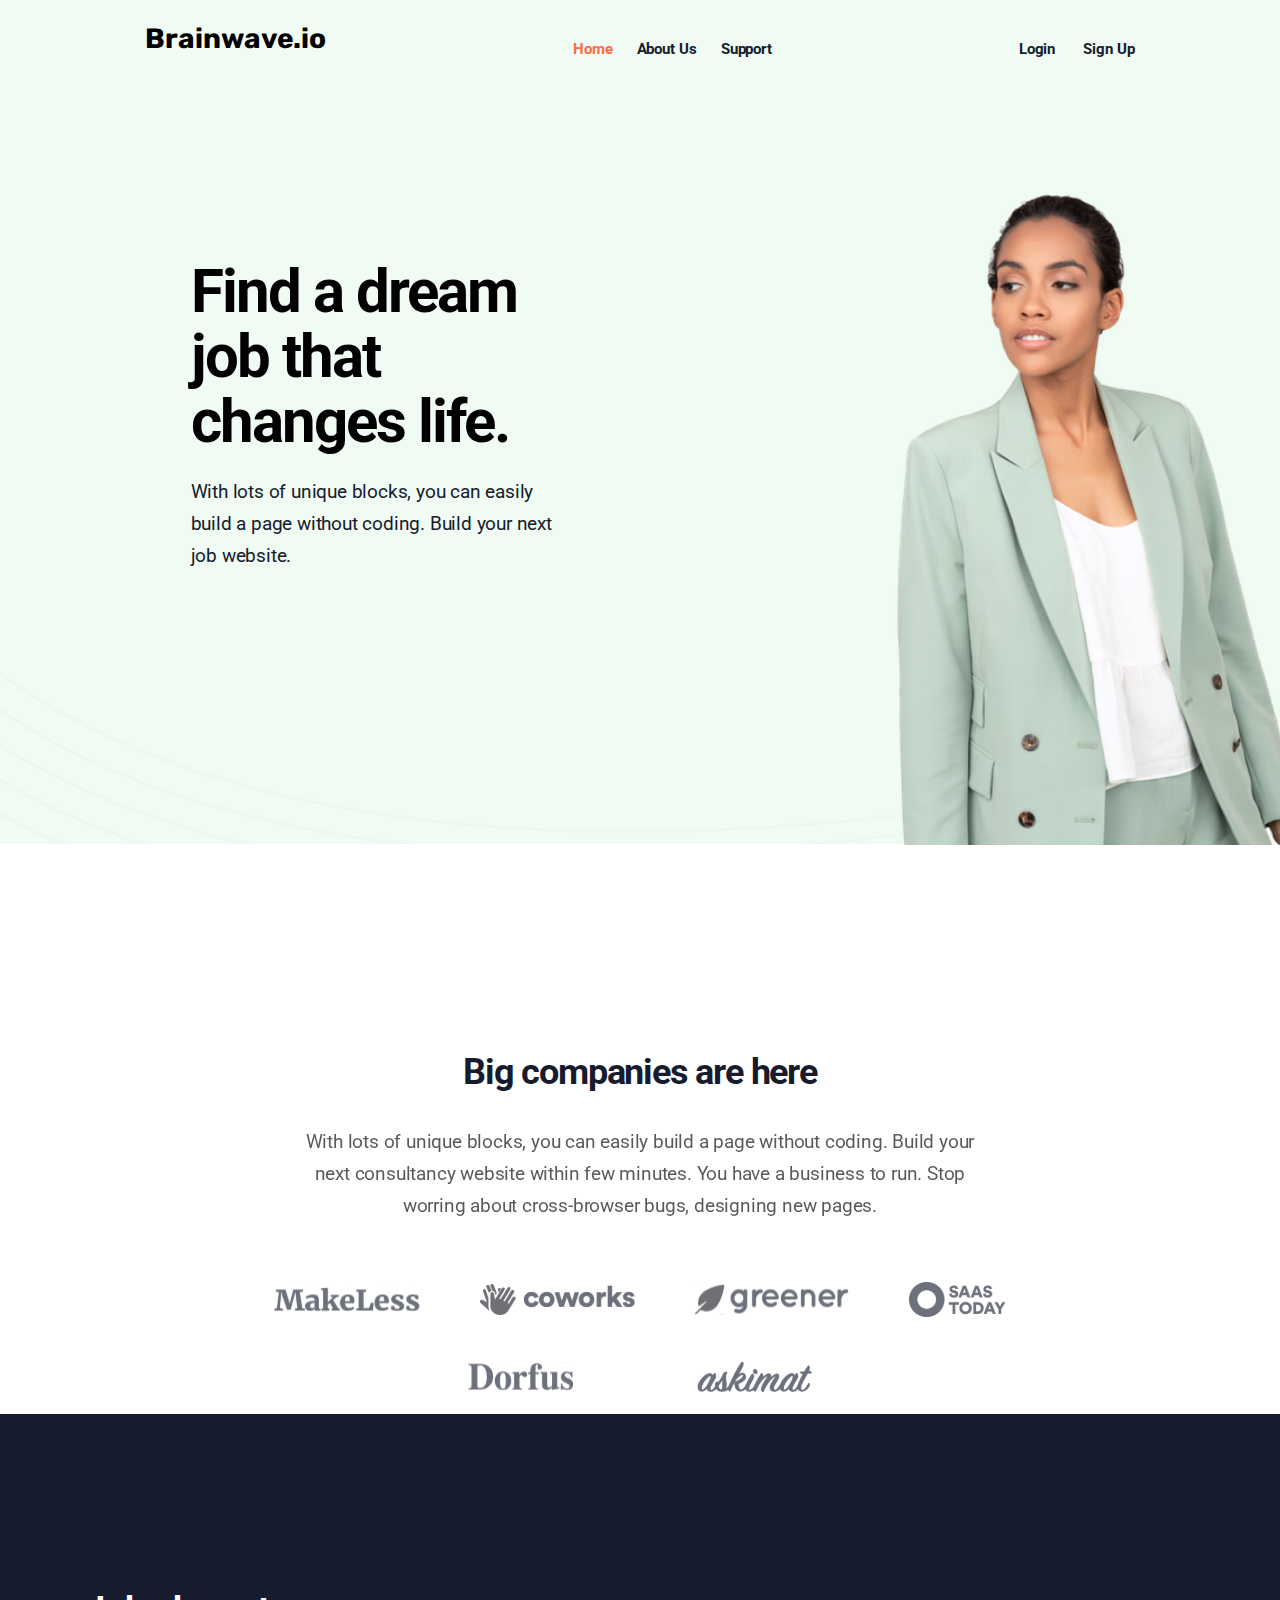
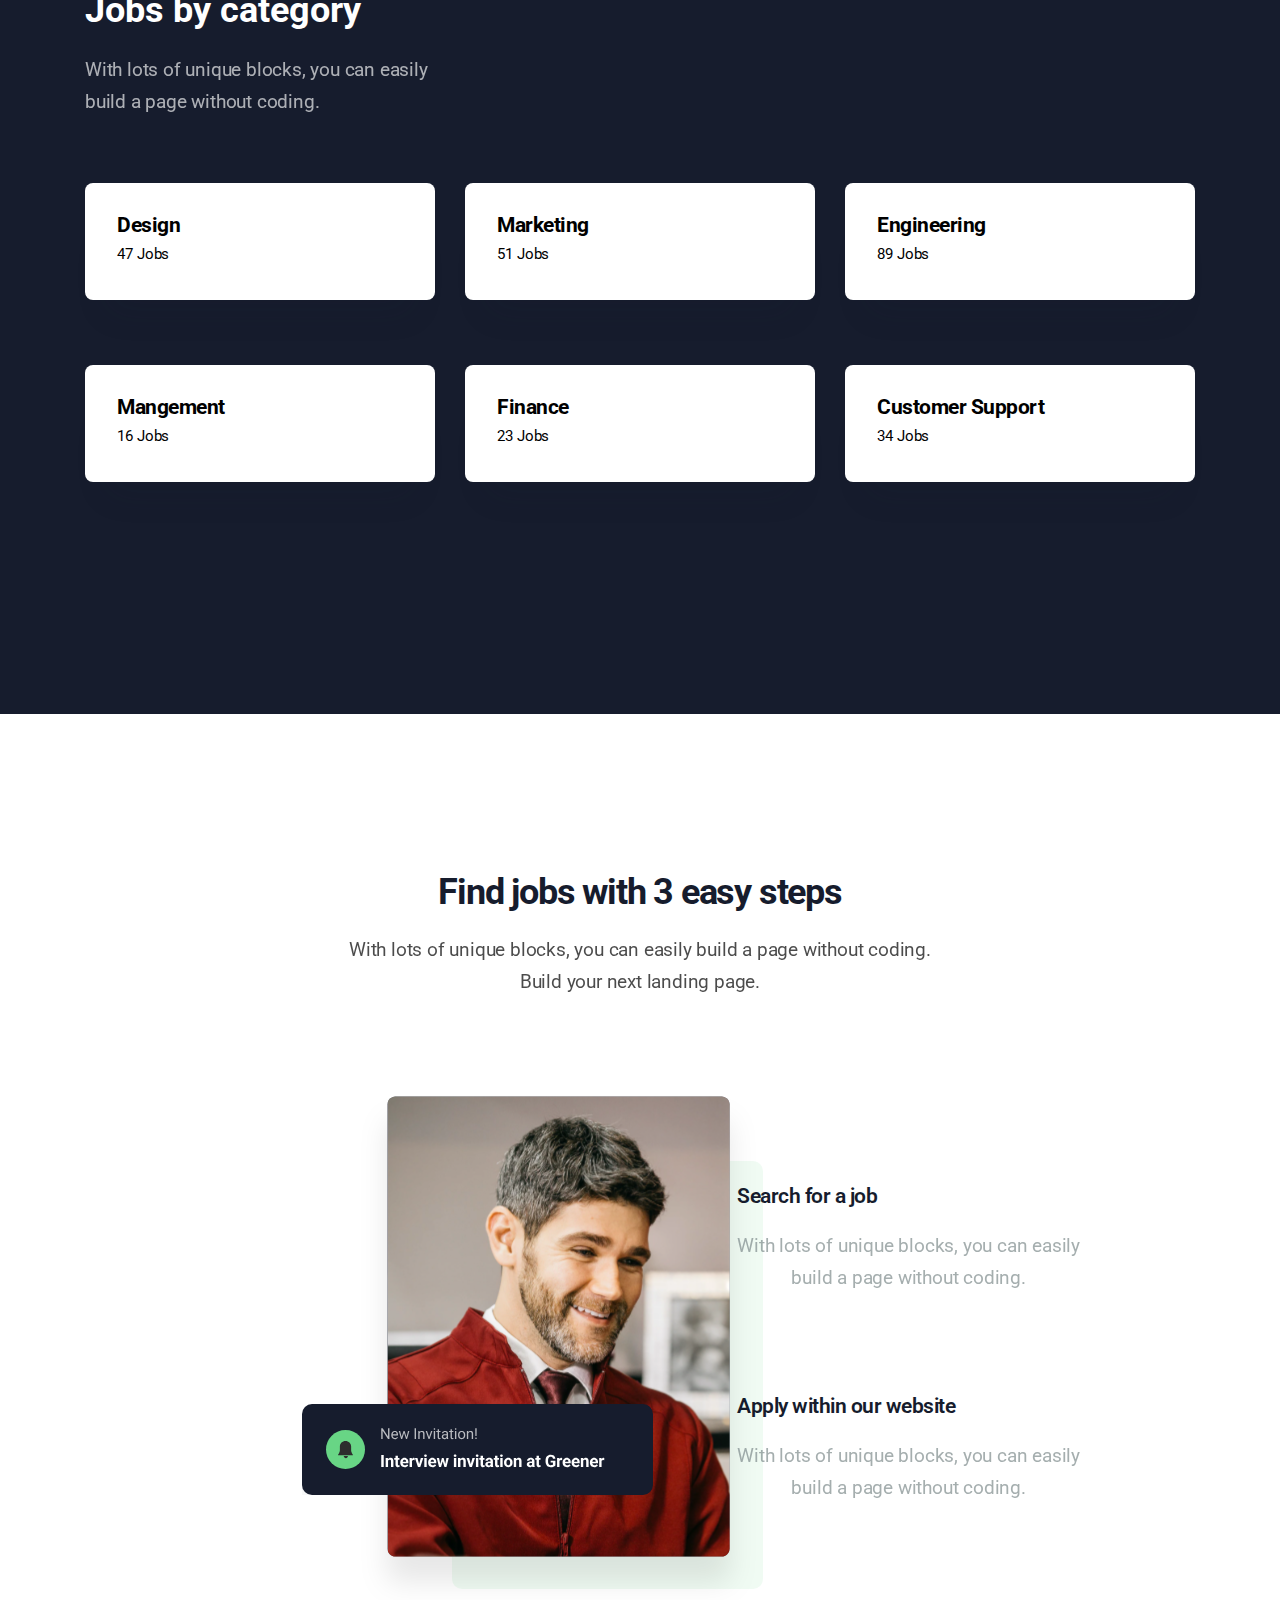
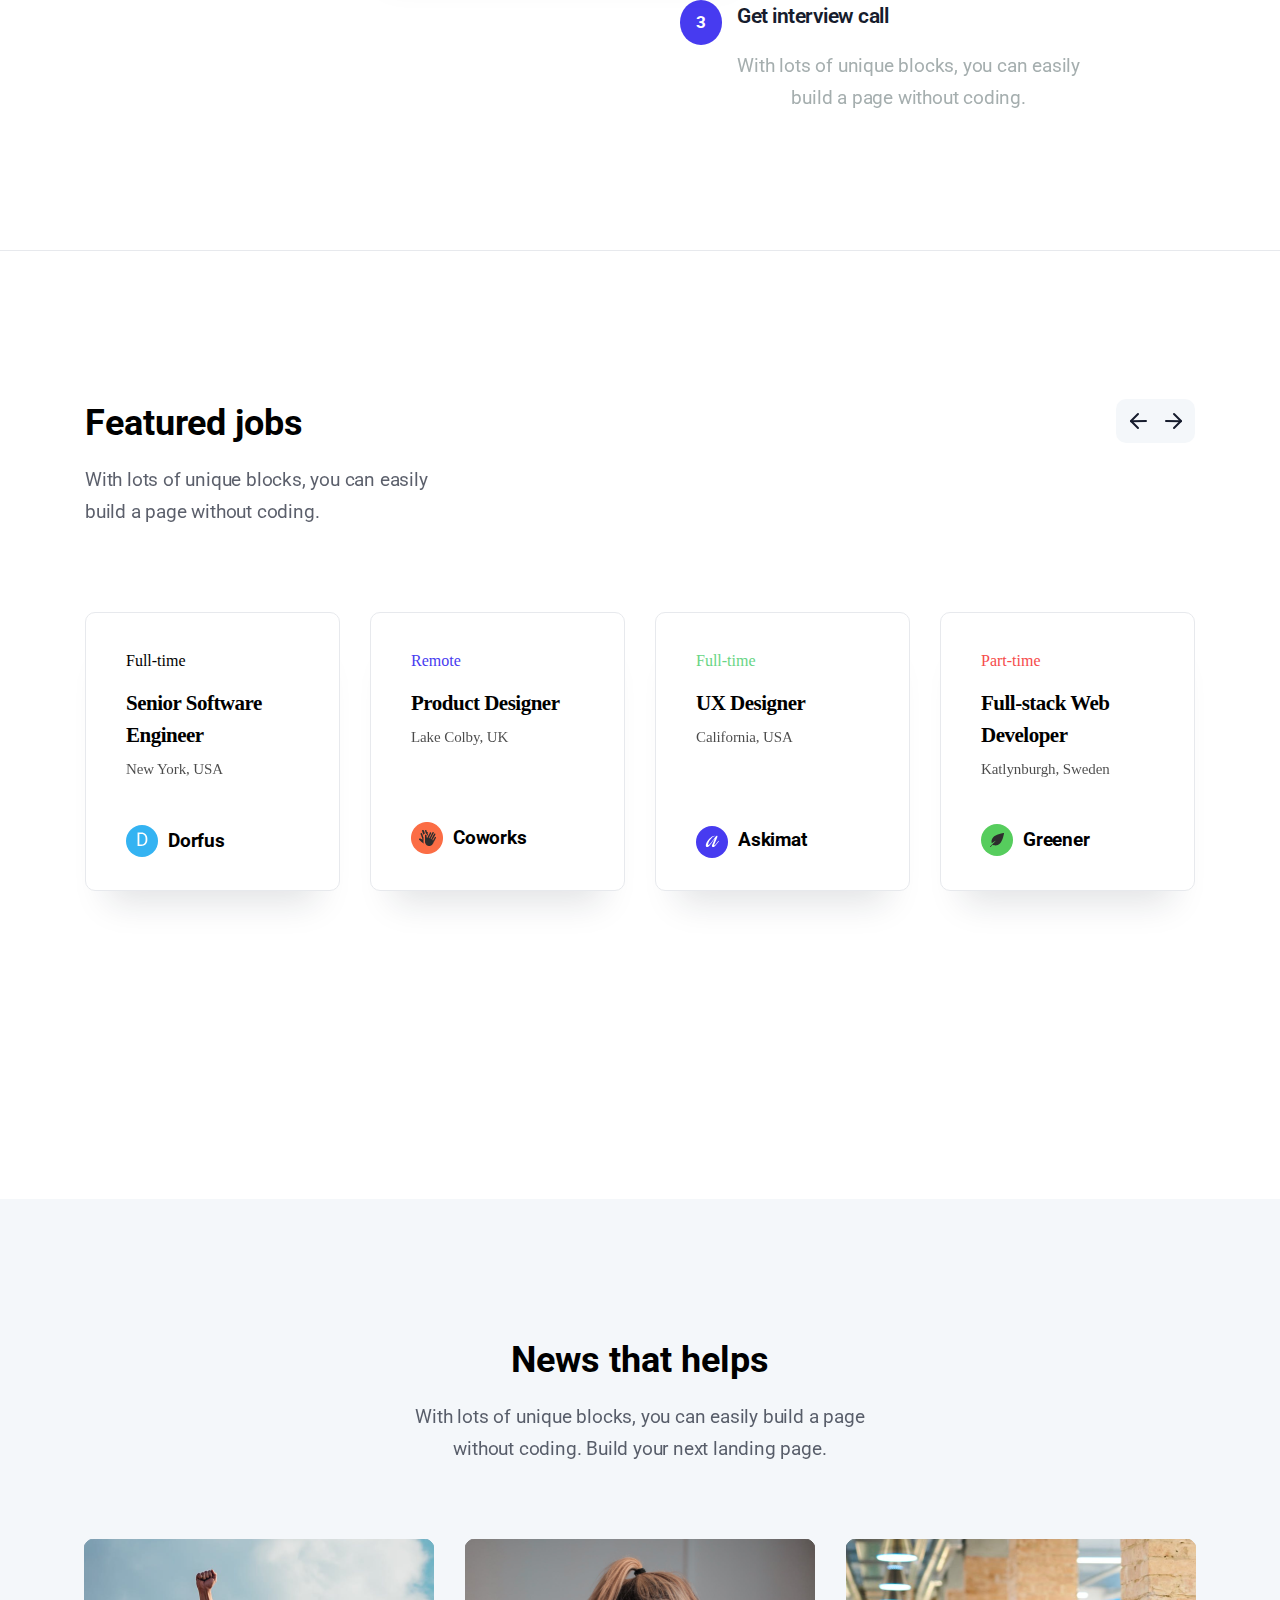
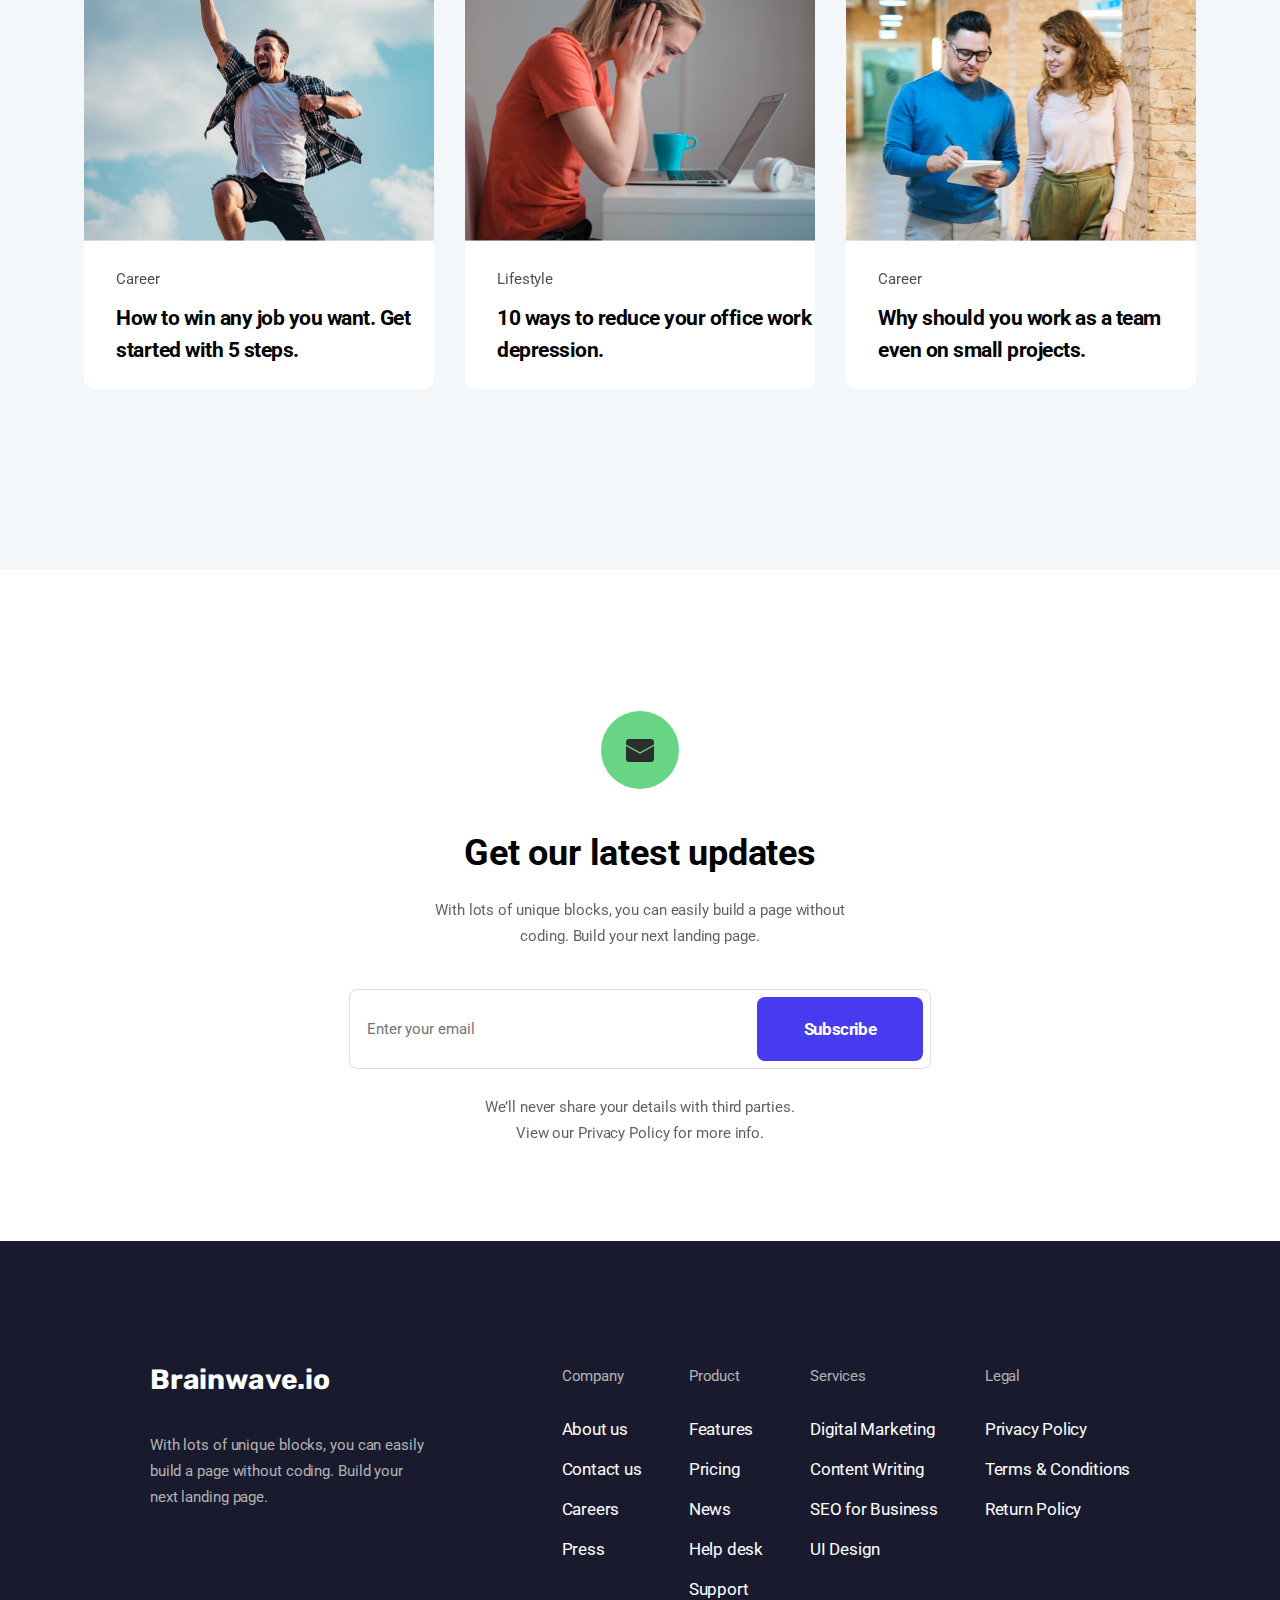
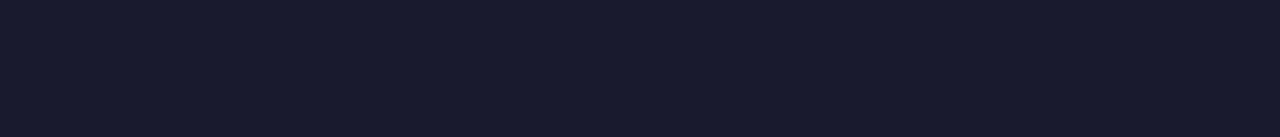
<file: pages/home.html>
<!DOCTYPE html>
<html lang="en">
<head>
    <meta charset="UTF-8">
    <meta name="viewport" content="width=device-width, initial-scale=1.0">
    <title>Brainwave.io</title>
    <link rel="stylesheet" href="../style/pages/home.css"/>
    <link rel="stylesheet" href="../style/pages/my_style.css"/>
    <link rel="stylesheet" href="../style/global/global.css"/>
    <link rel="stylesheet" href="https://cdnjs.cloudflare.com/ajax/libs/font-awesome/6.6.0/css/all.min.css" integrity="sha512-Kc323vGBEqzTmouAECnVceyQqyqdsSiqLQISBL29aUW4U/M7pSPA/gEUZQqv1cwx4OnYxTxve5UMg5GT6L4JJg==" crossorigin="anonymous" referrerpolicy="no-referrer" />
    <link rel="icon" type="image/x-icon" href="../assets/favicon_io/favicon.ico">
</head>
<body>
    
        <div class="header">
        <div>
            <h1>Brainwave.io</h1>
        </div>
        <div class="navbar-menu">
            <ul>
                <li><a class="active-link header_footer_font" href="../pages/home.html">Home</a></li>
                <li><a class="header_footer_font" href="../pages/about_Us.html">About Us</a></li>
                <li><a class="header_footer_font" href="../pages/support.html">Support</a></li>
                
            </ul>
        </div>

        <div class="auth">


            <a class="header_footer_font" href="../pages/sign_In.html">Login</a>

            <a class="header_footer_font" href="../pages/sign_Up.html">Sign Up</a>
        </div>
      
    </div>
    <main>
    <section class="hero">
        <div class="hero-text">
            <h2>Find a dream job that changes life.</h2>
            <p>With lots of unique blocks, you can easily build a page without coding. Build your next job website.</p>
        </div>
        <div class="hero-image">
            <img class="lady" src="../assets/images/lady.svg" alt="Hero Image">
        </div>

        <div class="wave-body">
            <img class="wave" src="../assets/images/wave 1.svg" alt="">
        </div>
    </section>

    <section class="company-section">
        <div class="copmany-content">
       <h2 class="head_font_center">Big companies are here</h2>
       <p>With lots of unique blocks, you can easily build a page without coding. Build your next consultancy website within few minutes. You have a business to run. Stop worring about cross-browser bugs, designing new pages.</p>
    </div>
       <div class="company-logo">
        <div class="logo1">
            <img src="../assets/icon/logo1.svg" alt="Company Logo">
            <img src="../assets/icon/logo2.svg" alt="Company Logo">
            <img src="../assets/icon/logo3.svg" alt="Company Logo">
            <img src="../assets/icon/logo4.svg" alt="Company Logo">
        </div>
        <div class="logo2">
            <img src="../assets/icon/logo5.svg" alt="Company Logo">
            <img src="../assets/icon/logo6.svg" alt="Company Logo">
        </div>
       </div>
    </section>

    <section class="jobs-container">
        <div class="job">
        <div class="jobs-content">
        <h2 class="head_font_left">Jobs by category</h2>
        <p class="p_font_left p-w">With lots of unique blocks, you can easily build a page without coding.</p>
    </div>

   <div class="job_category-list">
    <div class="jb_square-block sub_head_font pd">Design
        <span class="span_font dsp-flex">47 Jobs</span>
    </div>
    <div class="jb_square-block sub_head_font pd">Marketing
        <span class="span_font dsp-flex">51 Jobs</span>
    </div>
    <div class="jb_square-block sub_head_font pd">Engineering
        <span class="span_font dsp-flex">89 Jobs</span>
    </div>
</div>

<div class="job_category-list">
    <div class="jb_square-block sub_head_font pd">Mangement
        <span class="span_font dsp-flex">16 Jobs</span>
    </div>
    <div class="jb_square-block sub_head_font pd">Finance
        <span class="span_font dsp-flex">23 Jobs</span>
    </div>
    <div class="jb_square-block sub_head_font pd">Customer Support
        <span class="span_font dsp-flex">34 Jobs</span>
    </div>
   </div>
</div>
</div>
    </section>
    


    <section class="find-job b-btm">
        <div class="find-job-content">
        <h2 class="head_font_center">Find jobs with 3 easy steps</h2>
        <p>With lots of unique blocks, you can easily build a page without coding. <br/>Build your next landing page.</p>
        </div>

        <div class="find-job-steps">
            
            <div class="man-content">
                <img class="man" src="../assets/images/man.svg" alt="">
            </div>

            <div class="man_bg">
                <img class="man_bground" src="../assets/images/man_bg.svg" alt="">
            </div>

            <div class="notification">
                <img class="notify" src="../assets/images/notify.svg" alt="">
            </div>
    

       
            <div class="steps">
                <div class="step">
                    <span class="step-number">1</span>
                    <div class="step-text">
                        <h3 class="sub_head_font">Search for a job</h3>
                        <p class="sub_p_font">With lots of unique blocks, you can easily build a page without coding.</p>
                    </div>
                </div>
                <div class="step">
                    <span class="step-number">2</span>
                    <div class="step-text">
                        <h3 class="sub_head_font">Apply within our website</h3>
                        <p class="sub_p_font">With lots of unique blocks, you can easily build a page without coding.</p>
                    </div>
                </div>
                <div class="step">
                    <span class="step-number">3</span>
                    <div class="step-text">
                        <h3 class="sub_head_font">Get interview call</h3>
                        <p class="sub_p_font">With lots of unique blocks, you can easily build a page without coding.</p>
                    </div>
    </div>
        </div>
        </div>
  
    </section>

    

    <section class="feature">
        <div class="feature_container">
          <div class="head-part">
            <div class="feature_left">
              <h1>Featured jobs</h1>
              <p>
                With lots of unique blocks, you can easily build a page without
                coding.
              </p>
            </div>
            <div class="feature-right">
              <img src="../assets/icon/slider.svg" alt="" />
            </div>
          </div>
          <div class="box-part">
            <div class="box_desc">
              <h3 class="box_head1">Full-time</h3>
              <p class="boxtext">Senior Software Engineer</p>
              <p class="boxtext_desc">New York, USA</p>
              <div class="box_alt">
                <img src="../assets/icon/dorfusicon.svg" alt="" />
                <p>Dorfus</p>
              </div>
            </div>

            <div class="box_desc">
                <h3 class="box-head2">Remote</h3>
                <p class="boxtext">Product Designer</p>
                <p class="boxtext_desc">Lake Colby, UK</p>
                <div class="box_alt2">
                  <img src="../assets/icon/cow.png" alt="" />
                  <p>Coworks</p>
                </div>
              </div>

              <div class="box_desc">
                <h3 class="box-head3">Full-time</h3>
                <p class="boxtext">UX Designer</p>
                <p class="boxtext_desc">California, USA</p>
                <div class="box_alt2">
                  <img src="../assets/icon/askimaticon.svg" alt="" />
                  <p>Askimat</p>
                </div>
              </div>

              <div class="box_desc">
                <h3 class="box-head4">Part-time</h3>
                <p class="boxtext">Full-stack Web Developer</p>
                <p class="boxtext_desc">Katlynburgh, Sweden</p>
                <div class="box_alt">
                  <img src="../assets/icon/greenericon.svg" alt="" />
                  <p>Greener</p>
                </div>
              </div>
          
          </div>


      
     
      </section>
      <section class="news">
        <div class="news_container">
          <div class="news_text">
            <h1>News that helps</h1>
            <p>
              With lots of unique blocks, you can easily build a page without
              coding. Build your next landing page.
            </p>
          </div>
          <div class="picture-bar">
            <div class="pic-desc">
              <img src="../assets/images/fimg1.svg" alt="" />
              <h4>Career</h4>
              <p>How to win any job you want. Get started with 5 steps.</p>
            </div>
            <div class="pic-desc">
              <img src="../assets/images/fimg2.svg" alt="">
              <h4>Lifestyle</h4>
              <p>10 ways to reduce your office work depression.</p>
            </div>
            <div class="pic-desc">
              <img src="../assets/images/fimg3.svg" alt="">
              <h4>Career</h4>
              <p>Why should you work as a team even on small projects.</p>
            </div>
          </div>
        </div>
      </section>
      <section class="inputpart">
  <div class="input_desc">
      <img src="../assets/icon/envelopeicon.svg" alt="">
      <div class="input_text">
          <h1>Get our latest updates</h1>
          <p>With lots of unique blocks, you can easily build a page without coding. Build your next landing page.</p>
      </div>
      <div class="subscription-box">
        <input type="email" placeholder="Enter your email">
        <button>Subscribe</button>
      </div>
          <p class="endtext">We’ll never share your details with third parties.
              View our Privacy Policy for more info.</p>
      </div>
  </div>
      </section>


</main>






<footer class="footer">
    <div class="footer-container">
        <div class="footer-left">
            <h2>Brainwave.io</h2>
            <p>With lots of unique blocks, you can easily build a page without coding. Build your next landing page.</p>
            <div class="social-icons">
                <a href="#"><i class="fab fa-twitter"></i></a>
                <a href="#"><i class="fa-brands fa-square-facebook"></i></a>
                <a href="#"><i class="fab fa-instagram"></i></a>
                <a href="#"><i class="fab fa-linkedin"></i></a>
            </div>
        </div>
        <div class="footer-links">
            <div>
                <h3>Company</h3>
                <ul>
                    <li><a href="#ab">About us</a></li>
                    <li><a href="#">Contact us</a></li>
                    <li><a href="#">Careers</a></li>
                    <li><a href="#">Press</a></li>
                </ul>
            </div>
            <div>
                <h3>Product</h3>
                <ul>
                    <li><a href="#">Features</a></li>
                    <li><a href="#">Pricing</a></li>
                    <li><a href="#">News</a></li>
                    <li><a href="#">Help desk</a></li>
                    <li><a href="#">Support</a></li>
                </ul>
            </div>
            <div>
                <h3>Services</h3>
                <ul>
                    <li><a href="#">Digital Marketing</a></li>
                    <li><a href="#">Content Writing</a></li>
                    <li><a href="#">SEO for Business</a></li>
                    <li><a href="#">UI Design</a></li>
                </ul>
            </div>
            <div>
                <h3>Legal</h3>
                <ul>
                    <li><a href="#">Privacy Policy</a></li>
                    <li><a href="#">Terms & Conditions</a></li>
                    <li><a href="#">Return Policy</a></li>
                </ul>
            </div>
        </div>
    </div>
</footer>

</body>
</html>
</file>
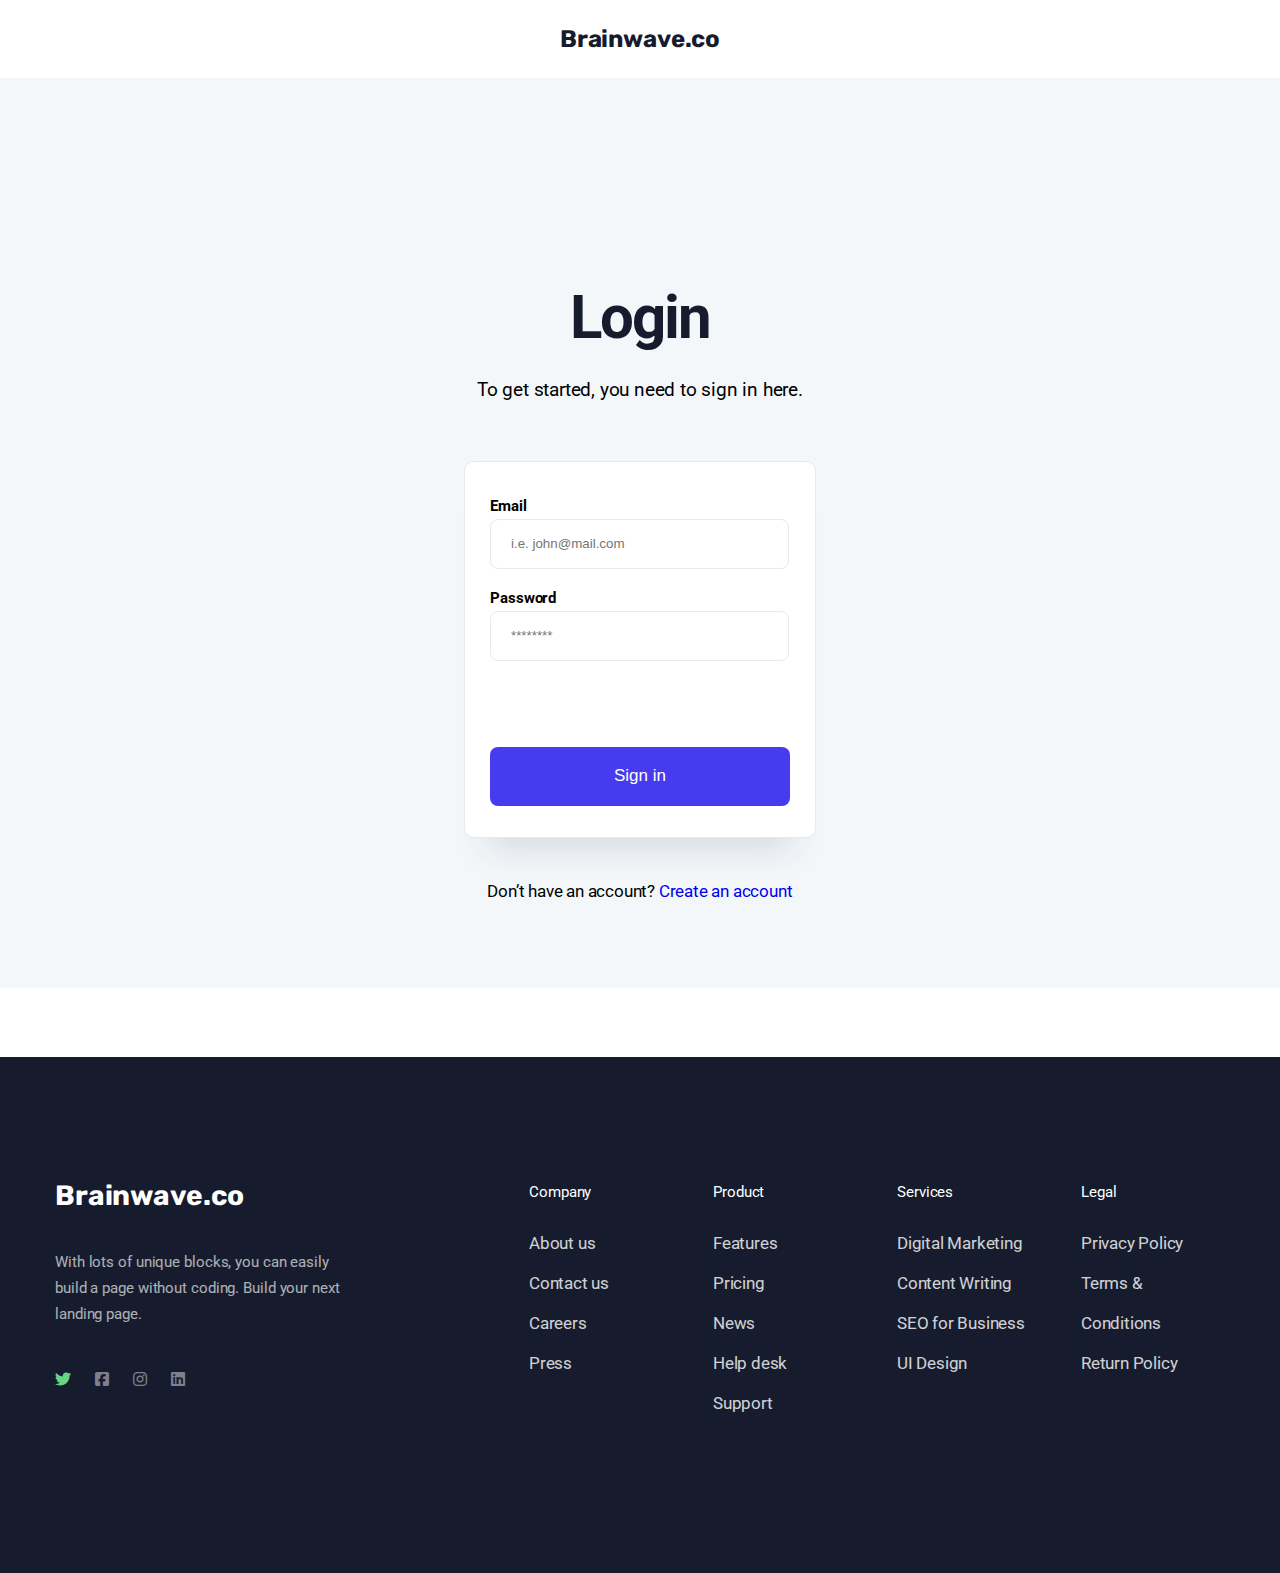
<file: pages/sign_In.html>
<!DOCTYPE html>
<html lang="en">
  <head>
    <meta charset="UTF-8" />
    <meta name="viewport" content="width=device-width, initial-scale=1.0" />
    <link rel="stylesheet" href="../style/global/global.css" />
    <link rel="stylesheet" href="../style/pages/signin.css" />

    <link
      rel="stylesheet"
      href="https://cdnjs.cloudflare.com/ajax/libs/font-awesome/6.6.0/css/all.min.css"
    />

    <title>Brainwave.co</title>
  </head>
  <body>
    <header>
      <div class="logo">
        <h1>Brainwave.co</h1>
      </div>
    </header>

    <main class="container">
      <div class="formhead">
        <h1 class="form_sup">Login</h1>
        <p class="sub_head">To get started, you need to sign in here.</p>

        <form action="" class="formpart">
          <label for="femail">Email</label>
          <input
            type="email"
            name="femail"
            id="femail"
            placeholder="i.e. john@mail.com"
          /><br />

          <label for="fpassword">Password</label>
          <input
            type="password"
            name="fpassword"
            id="fpassword"
            placeholder="********"
          /><br />

          <button type="submit" form="form1" value="Submit">Sign in</button>
        </form>

        <p class="signup-link">
          Don’t have an account? <span><a href="./sign_Up.html">Create an account</a></span>
        </p>
      </div>
    </main>

    <footer class="footerbar">
      <div class="footer_container">
        <div class="footer-left">
          <h2>Brainwave.co</h2>
          <p>
            With lots of unique blocks, you can easily build a page without
            coding. Build your next landing page.
          </p>

          <div class="iconbar">
            <a href=""><i class="fa-brands fa-twitter"></i></a>
            <a href=""><i class="fa-brands fa-square-facebook"></i></a>
            <a href=""><i class="fa-brands fa-instagram"></i></a>
            <a href=""><i class="fa-brands fa-linkedin"></i></a>
          </div>
        </div>

        <div class="footer-right">
          <div class="right-desc">
            <h3>Company</h3>

            <ul class="list_desc">
              <li class="list-item"><a href="">About us</a></li>
              <li class="list-item"><a href="">Contact us</a></li>
              <li class="list-item"><a href="">Careers</a></li>
              <li class="list-item"><a href="">Press </a></li>
            </ul>
          </div>

          <div class="right-desc">
            <h3>Product</h3>
            <ul class="list_desc">
              <li class="list-item"><a href="">Features</a></li>
              <li class="list-item"><a href="">Pricing</a></li>
              <li class="list-item"><a href="">News</a></li>
              <li class="list-item"><a href="">Help desk</a></li>
              <li class="list-item"><a href="">Support</a></li>
            </ul>
          </div>

          <div class="right-desc">
            <h3>Services</h3>
            <ul class="list_desc">
              <li class="list-item"><a href="">Digital Marketing</a></li>
              <li class="list-item"><a href="">Content Writing</a></li>
              <li class="list-item"><a href="">SEO for Business</a></li>
              <li class="list-item"><a href="">UI Design</a></li>
            </ul>
          </div>

          <div class="right-desc">
            <h3>Legal</h3>
            <ul class="list_desc">
              <li class="list-item"><a href="">Privacy Policy</a></li>
              <li class="list-item"><a href="">Terms & Conditions</a></li>
              <li class="list-item"><a href="">Return Policy</a></li>
            </ul>
          </div>
        </div>
      </div>
    </footer>
  </body>
</html>
</file>
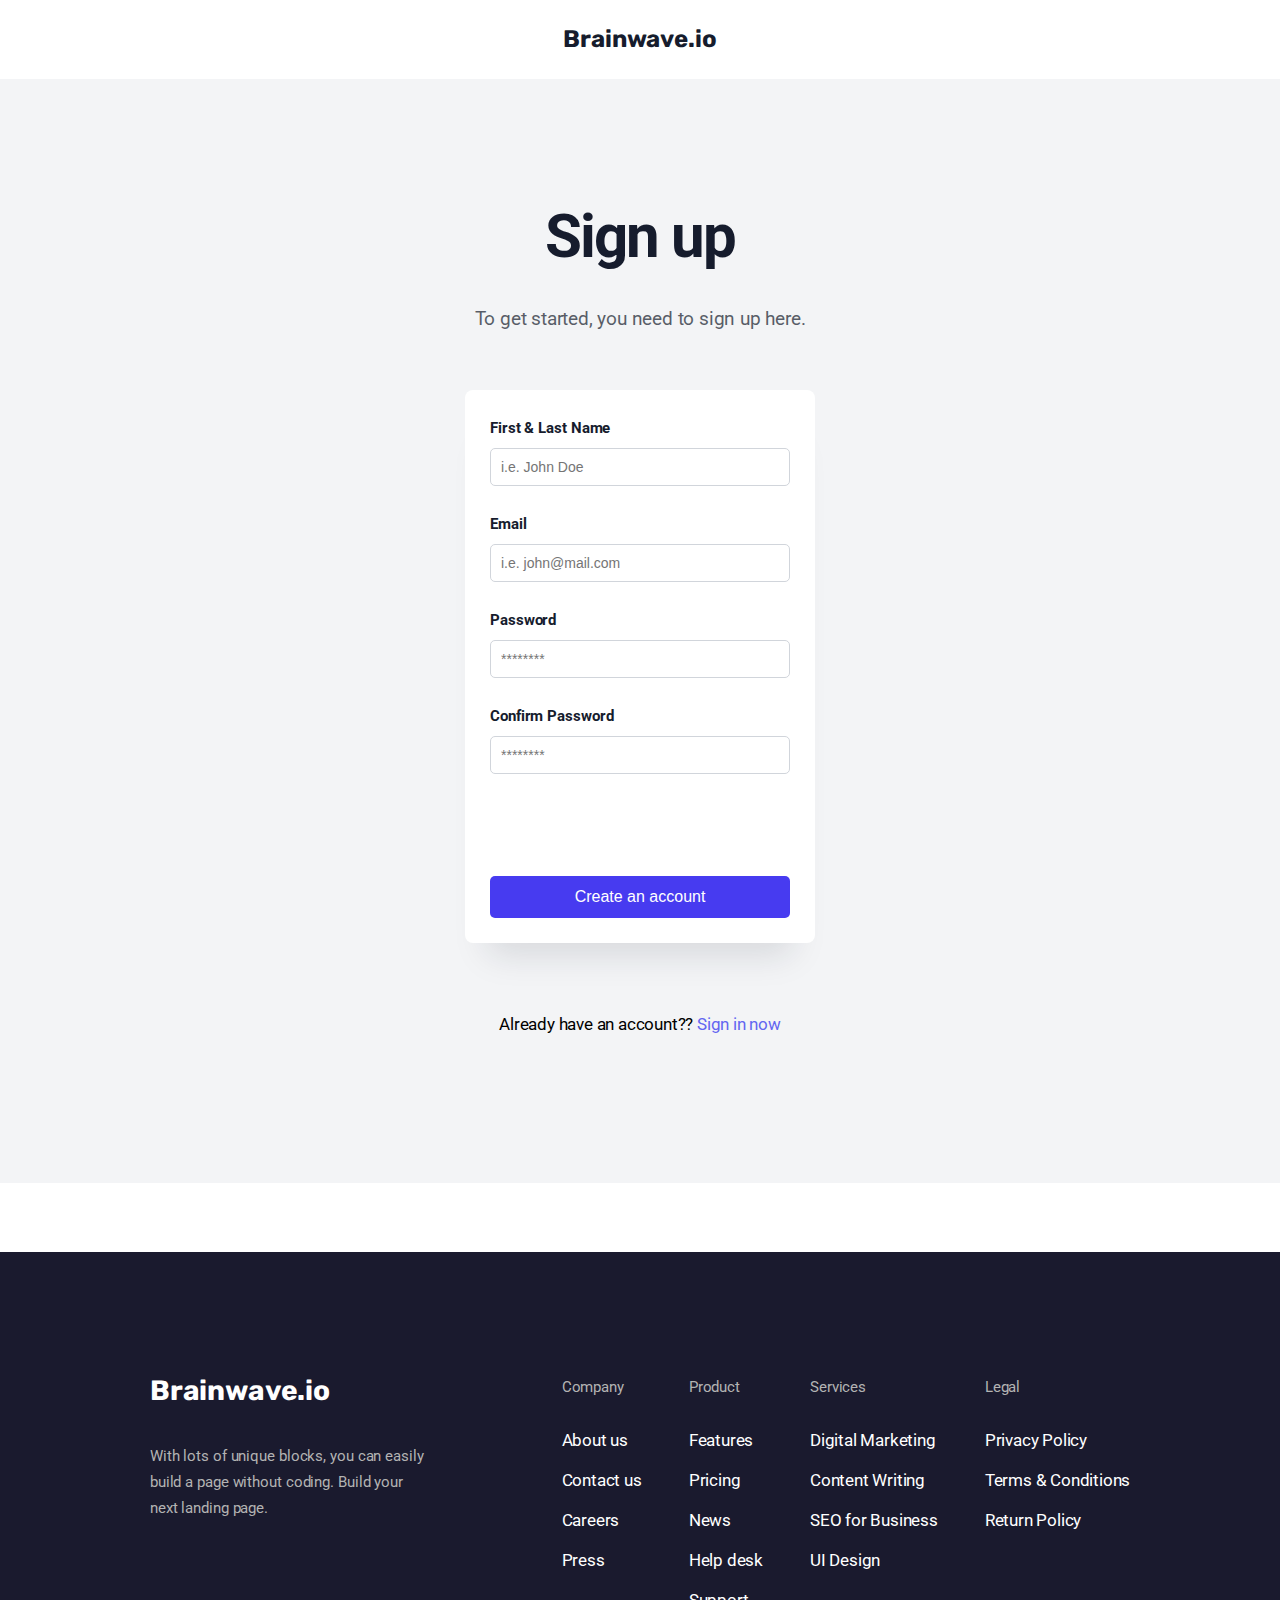
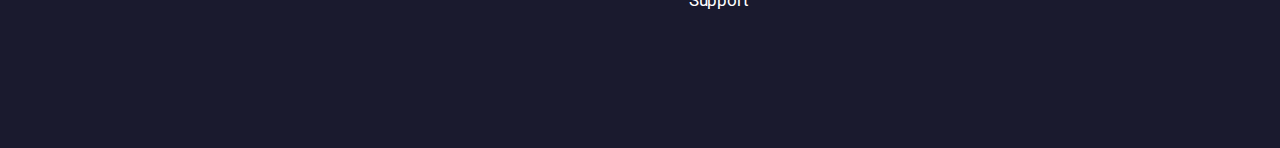
<file: pages/sign_Up.html>
<!DOCTYPE html>
<html lang="en">
<head>
    <meta charset="UTF-8">
    <meta name="viewport" content="width=device-width, initial-scale=1.0">
    <title>Brainwave.io Sign Up</title>
    <link rel="stylesheet" href="../style/pages/sign_Up.css">
    <link rel="stylesheet" href="../style/global/global.css">
    <link rel="stylesheet" href="https://cdnjs.cloudflare.com/ajax/libs/font-awesome/6.6.0/css/all.min.css" integrity="sha512-Kc323vGBEqzTmouAECnVceyQqyqdsSiqLQISBL29aUW4U/M7pSPA/gEUZQqv1cwx4OnYxTxve5UMg5GT6L4JJg==" crossorigin="anonymous" referrerpolicy="no-referrer" />
</head>
<body>
    <header>
        <h1>Brainwave.io</h1>
    </header>

    <main>
  
            <div class="signup-header">
                <h2>Sign up</h2>
                <p>To get started, you need to sign up here.</p>
            </div>
            <div class="signup-container">
            <form class="signup-form">
                <label for="name">First & Last Name</label>
                <input type="text" id="name" placeholder="i.e. John Doe">

                <label for="email">Email</label>
                <input type="email" id="email" placeholder="i.e. john@mail.com">

                <label for="password">Password</label>
                <input type="password" id="password" placeholder="********">

                <label for="confirm-password">Confirm Password</label>
                <input type="password" id="confirm-password" placeholder="********">

                <button type="submit">Create an account</button>
            </form>
           
        </div> 

        <p class="signin-text">Already have an account?? <a href="../pages/sing_In.html">Sign in now</a></p>


    </main>
<div class="bg-separate"></div>
<footer class="footer">
    <div class="footer-container">
        <div class="footer-left">
            <h2>Brainwave.io</h2>
            <p>With lots of unique blocks, you can easily build a page without coding. Build your next landing page.</p>
            <div class="social-icons">
                <a href="#"><i class="fab fa-twitter"></i></a>
                <a href="#"><i class="fa-brands fa-square-facebook"></i></a>
                <a href="#"><i class="fab fa-instagram"></i></a>
                <a href="#"><i class="fab fa-linkedin"></i></a>
            </div>
        </div>
        <div class="footer-links">
            <div>
                <h3>Company</h3>
                <ul>
                    <li><a href="#">About us</a></li>
                    <li><a href="#">Contact us</a></li>
                    <li><a href="#">Careers</a></li>
                    <li><a href="#">Press</a></li>
                </ul>
            </div>
            <div>
                <h3>Product</h3>
                <ul>
                    <li><a href="#">Features</a></li>
                    <li><a href="#">Pricing</a></li>
                    <li><a href="#">News</a></li>
                    <li><a href="#">Help desk</a></li>
                    <li><a href="#">Support</a></li>
                </ul>
            </div>
            <div>
                <h3>Services</h3>
                <ul>
                    <li><a href="#">Digital Marketing</a></li>
                    <li><a href="#">Content Writing</a></li>
                    <li><a href="#">SEO for Business</a></li>
                    <li><a href="#">UI Design</a></li>
                </ul>
            </div>
            <div>
                <h3>Legal</h3>
                <ul>
                    <li><a href="#">Privacy Policy</a></li>
                    <li><a href="#">Terms & Conditions</a></li>
                    <li><a href="#">Return Policy</a></li>
                </ul>
            </div>
        </div>
    </div>
</footer>
</body>
</html>
</file>
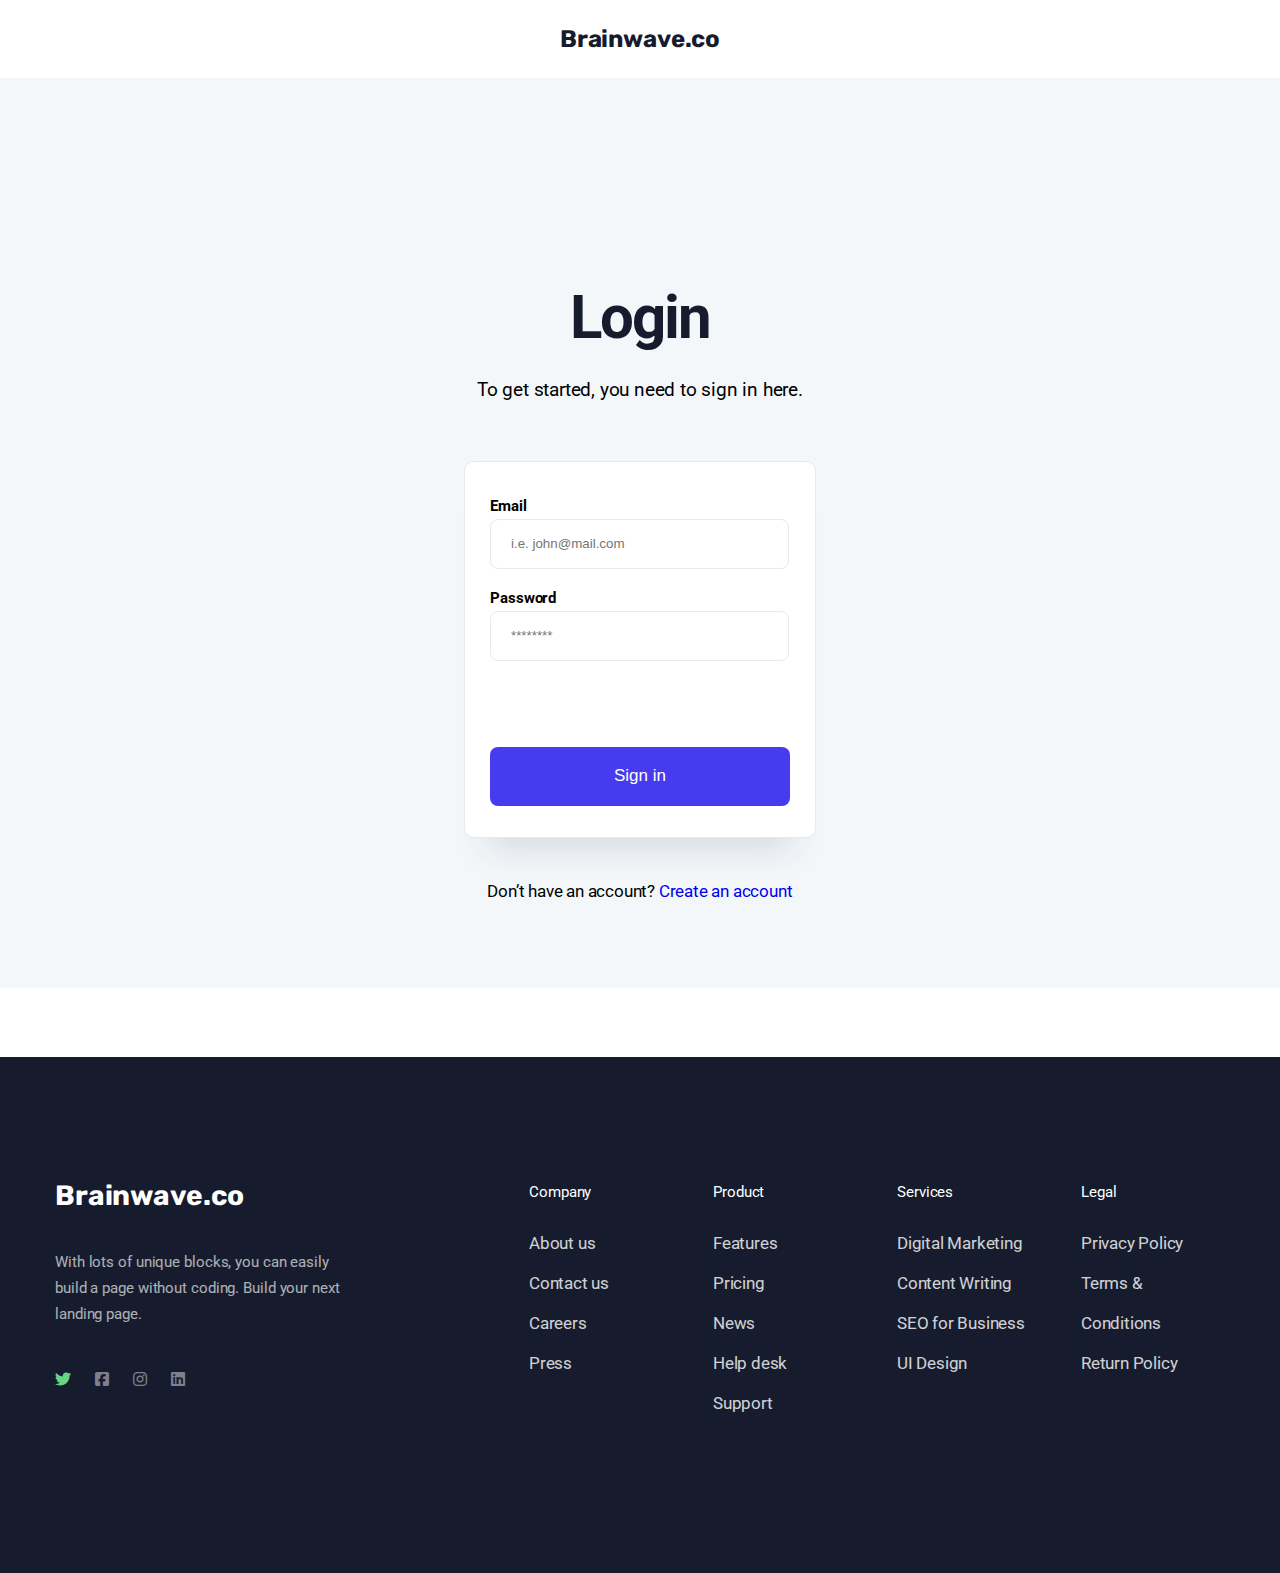
<file: pages/sing_In.html>
<!DOCTYPE html>
<html lang="en">
  <head>
    <meta charset="UTF-8" />
    <meta name="viewport" content="width=device-width, initial-scale=1.0" />
    <link rel="stylesheet" href="../style/global/global.css" />
    <link rel="stylesheet" href="../style/pages/sign_in.css" />

    <link
      rel="stylesheet"
      href="https://cdnjs.cloudflare.com/ajax/libs/font-awesome/6.6.0/css/all.min.css"
    />

    <title>Brainwave.co</title>
  </head>
  <body>
    <header>
      <div class="logo">
        <h1>Brainwave.co</h1>
      </div>
    </header>

    <main class="container">
      <div class="formhead">
        <h1 class="form_sup">Login</h1>
        <p class="sub_head">To get started, you need to sign in here.</p>

        <form action="" class="formpart">
          <label for="femail">Email</label>
          <input
            type="email"
            name="femail"
            id="femail"
            placeholder="i.e. john@mail.com"
          /><br />

          <label for="fpassword">Password</label>
          <input
            type="password"
            name="fpassword"
            id="fpassword"
            placeholder="********"
          /><br />

          <button type="submit" form="form1" value="Submit">Sign in</button>
        </form>

        <p class="signup-link">
          Don’t have an account? <span><a href="./sign_Up.html">Create an account</a></span>
        </p>
      </div>
    </main>

    <footer class="footerbar">
      <div class="footer_container">
        <div class="footer-left">
          <h2>Brainwave.co</h2>
          <p>
            With lots of unique blocks, you can easily build a page without
            coding. Build your next landing page.
          </p>

          <div class="iconbar">
            <a href=""><i class="fa-brands fa-twitter"></i></a>
            <a href=""><i class="fa-brands fa-square-facebook"></i></a>
            <a href=""><i class="fa-brands fa-instagram"></i></a>
            <a href=""><i class="fa-brands fa-linkedin"></i></a>
          </div>
        </div>

        <div class="footer-right">
          <div class="right-desc">
            <h3>Company</h3>

            <ul class="list_desc">
              <li class="list-item"><a href="">About us</a></li>
              <li class="list-item"><a href="">Contact us</a></li>
              <li class="list-item"><a href="">Careers</a></li>
              <li class="list-item"><a href="">Press </a></li>
            </ul>
          </div>

          <div class="right-desc">
            <h3>Product</h3>
            <ul class="list_desc">
              <li class="list-item"><a href="">Features</a></li>
              <li class="list-item"><a href="">Pricing</a></li>
              <li class="list-item"><a href="">News</a></li>
              <li class="list-item"><a href="">Help desk</a></li>
              <li class="list-item"><a href="">Support</a></li>
            </ul>
          </div>

          <div class="right-desc">
            <h3>Services</h3>
            <ul class="list_desc">
              <li class="list-item"><a href="">Digital Marketing</a></li>
              <li class="list-item"><a href="">Content Writing</a></li>
              <li class="list-item"><a href="">SEO for Business</a></li>
              <li class="list-item"><a href="">UI Design</a></li>
            </ul>
          </div>

          <div class="right-desc">
            <h3>Legal</h3>
            <ul class="list_desc">
              <li class="list-item"><a href="">Privacy Policy</a></li>
              <li class="list-item"><a href="">Terms & Conditions</a></li>
              <li class="list-item"><a href="">Return Policy</a></li>
            </ul>
          </div>
        </div>
      </div>
    </footer>
  </body>
</html>
</file>
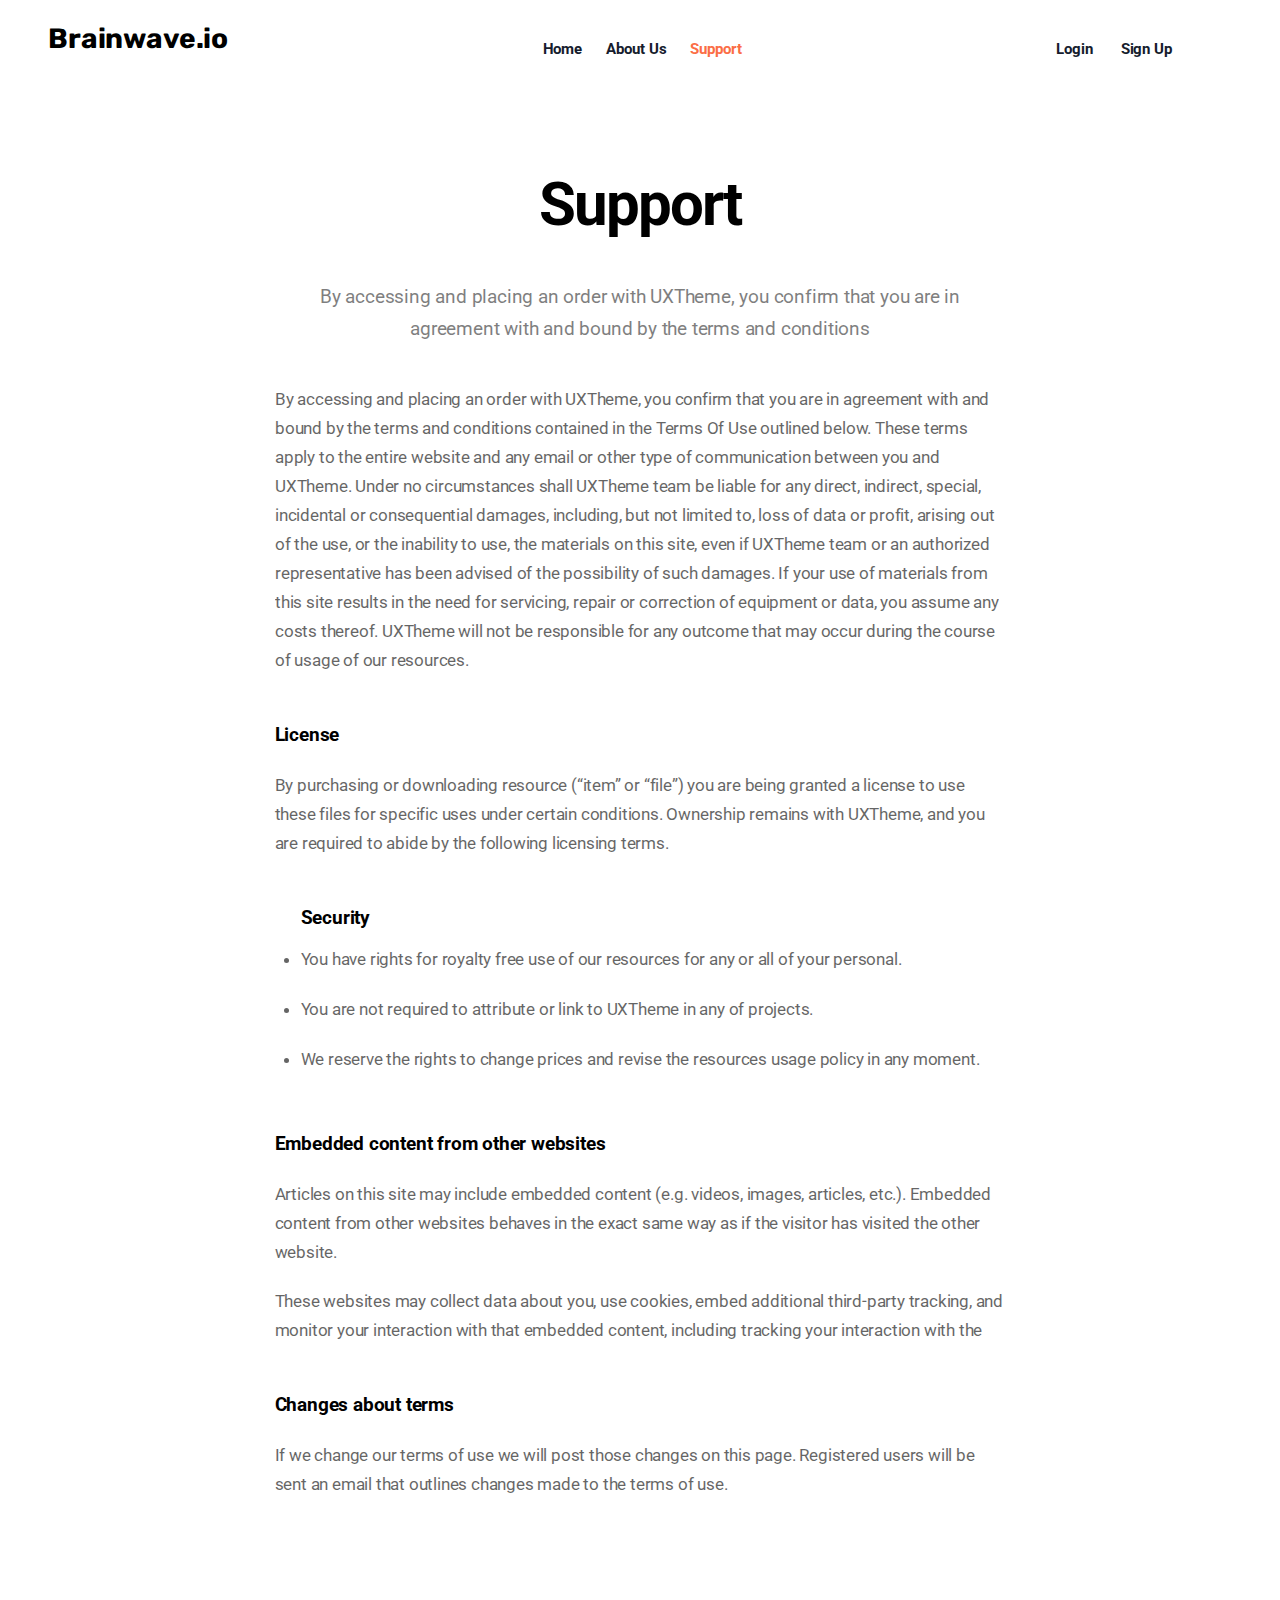
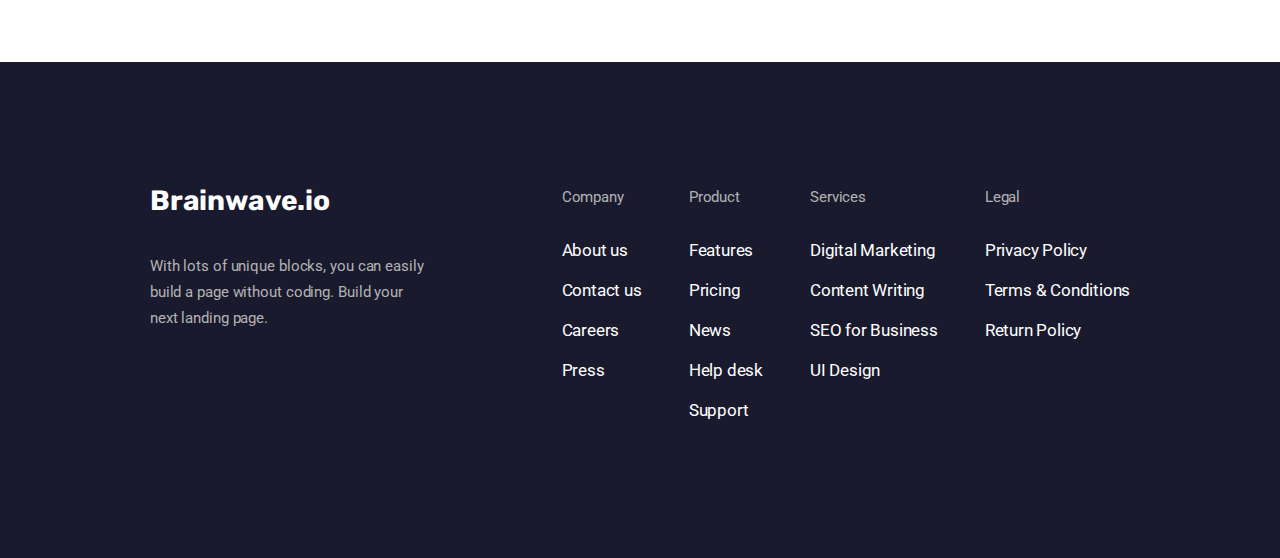
<file: pages/support.html>
<!DOCTYPE html>
<html lang="en">
<head>
    <meta charset="UTF-8">
    <meta name="viewport" content="width=device-width, initial-scale=1.0">
    <title>Brainwave.io</title>
    <link rel="stylesheet" href="../style/pages/support.css"/>
    <link rel="stylesheet" href="../style/pages/my_style.css"/>
    <link rel="stylesheet" href="../style/global/global.css"/>
    <link rel="stylesheet" href="https://cdnjs.cloudflare.com/ajax/libs/font-awesome/6.6.0/css/all.min.css" integrity="sha512-Kc323vGBEqzTmouAECnVceyQqyqdsSiqLQISBL29aUW4U/M7pSPA/gEUZQqv1cwx4OnYxTxve5UMg5GT6L4JJg==" crossorigin="anonymous" referrerpolicy="no-referrer" />

</head>
<body>
    
        <div class="header">
        <div>
            <h1>Brainwave.io</h1>
        </div>
        <div class="navbar-menu">
            <ul>



                <li><a class=" header_footer_font" href="../pages/home.html">Home</a></li>

                <li><a class="header_footer_font" href="../pages/about_Us.html">About Us</a></li>
                <li><a class="active-link header_footer_font" href="../pages/support.html">Support</a></li>
                
            </ul>
        </div>

        <div class="auth">

           

            <a class="header_footer_font" href="../pages/sign_In.html">Login</a>

            <a class="header_footer_font" href="../pages/sign_Up.html">Sign Up</a>
        </div>
    </div>

    <main>

        <section class="support-container">
            <div class="support-content">
                <h2 class="support-text">Support</h2>
                <p class="p-text">By accessing and placing an order with UXTheme, you confirm that you are in <br/> agreement with and bound by the terms and conditions</p>
            </div>


            <div class="container-all">

                <div class="first-text">
                    By accessing and placing an order with UXTheme, you confirm that you are in agreement with and bound by the terms and conditions contained in the Terms Of Use outlined below. These terms apply to the entire website and any email or other type of communication between you and UXTheme. Under no circumstances shall UXTheme team be liable for any direct, indirect, special, incidental or consequential damages, including, but not limited to, loss of data or profit, arising out of the use, or the inability to use, the materials on this site, even if UXTheme team or an authorized representative has been advised of the possibility of such damages. If your use of materials from this site results in the need for servicing, repair or correction of equipment or data, you assume any costs thereof. UXTheme will not be responsible for any outcome that may occur during the course of usage of our resources.
                </div>

                <div>
                    <div class="all-text">
                        <h4 class="h-text">License</h4>
                   
                    <p>By purchasing or downloading resource (“item” or “file”) you are being granted a license to use these files for specific uses under certain conditions. Ownership remains with UXTheme, and you are required to abide by the following licensing terms.</p>
                </div>
            </div>

            <div>
                <h4 class="h-text">Security</h4>
                <ul class="list">
                    <li>
                        You have rights for royalty free use of our resources for any or all of your personal.</li>
                    <li>You are not required to attribute or link to UXTheme in any of projects.</li>
                    <li>We reserve the rights to change prices and revise the resources usage policy in any moment.</li>
                    
                </ul>
            </div>

            <div class="all-text">
                <h4 class="h-text">Embedded content from other websites</h4>
                <p>Articles on this site may include embedded content (e.g. videos, images, articles, etc.). Embedded content from other websites behaves in the exact same way as if the visitor has visited the other website.</p>
                <p>These websites may collect data about you, use cookies, embed additional third-party tracking, and monitor your interaction with that embedded content, including tracking your interaction with the</p>

            </div>

            <div class="all-text">
                <h4 class="h-text">Changes about terms</h4>
                <p>If we change our terms of use we will post those changes on this page. Registered users will be sent an email that outlines changes made to the terms of use.</p>
            </div>
            </div>
        </section>
    </main>








    <footer class="footer">
        <div class="footer-container">
            <div class="footer-left">
                <h2>Brainwave.io</h2>
                <p>With lots of unique blocks, you can easily build a page without coding. Build your next landing page.</p>
                <div class="social-icons">
                    <a href="##"><i class="fab fa-twitter"></i></a>
                    <a href="#"><i class="fa-brands fa-square-facebook"></i></a>
                    <a href="#"><i class="fab fa-instagram"></i></a>
                    <a href="#"><i class="fab fa-linkedin"></i></a>
                </div>
            </div>
            <div class="footer-links">
                <div>
                    <h3>Company</h3>
                    <ul>
                        <li><a href="#">About us</a></li>
                        <li><a href="#">Contact us</a></li>
                        <li><a href="#">Careers</a></li>
                        <li><a href="#">Press</a></li>
                    </ul>
                </div>
                <div>
                    <h3>Product</h3>
                    <ul>
                        <li><a href="#">Features</a></li>
                        <li><a href="#">Pricing</a></li>
                        <li><a href="#">News</a></li>
                        <li><a href="#">Help desk</a></li>
                        <li><a href="#">Support</a></li>
                    </ul>
                </div>
                <div>
                    <h3>Services</h3>
                    <ul>
                        <li><a href="#">Digital Marketing</a></li>
                        <li><a href="#">Content Writing</a></li>
                        <li><a href="#">SEO for Business</a></li>
                        <li><a href="#">UI Design</a></li>
                    </ul>
                </div>
                <div>
                    <h3>Legal</h3>
                    <ul>
                        <li><a href="#">Privacy Policy</a></li>
                        <li><a href="###">Terms & Conditions</a></li>
                        <li><a href="#">Return Policy</a></li>
                    </ul>
                </div>
            </div>
        </div>
    </footer>
    </body>
    </html>
</file>
<file: style/pages/home.css>
* {
  box-sizing: border-box;
}
/*  ------------  HEADER SECTION  -----------  */
.header {
 display: flex; 
justify-content: space-around;
  background-color: #68d5851a;
  padding-top: 22px;
}
.navbar-menu ul {
  display: flex;
  gap: 24px;
}
.auth {
  display: flex;
  gap: 28px;
}
.active-link {
  color: #fb6d45 !important;
}
.auth a {
  color: var(--footerColor_TextColor);
}
.navbar-menu ul li a {
  color: var(--footerColor_TextColor);
}
.header h1 {
  font-family: var(--font_Rubik);
  font-size: 28px;
  font-weight: 700;
  line-height: 33.18px;
  letter-spacing: var(--letterSpacing1);
  text-align: left;
}
.navbar-menu,
.auth {
  margin-top: 14px;
}


/*  ------------  HERO SECTION  -----------  */
.hero {
  background-color: #68d5851a;
  width: 100%;
  height: 760px;
  display: flex;
  justify-content: space-evenly;
  position: relative;
}

.lady {
  position: absolute;
  top: 110px;
  left: 895px;
  

}
.wave-body{
  position: relative;
}
.wave{
  position: absolute;
  bottom: 0px;
  right: -120px;
z-index: -999;

/* opacity: 0.03px; */

}
.hero-text {
 width: 518px;
 padding-top: 175px;

}
.hero-text h2{
  font-family: var(--font_Roboto);
font-size: 60px;
font-weight: 700;
line-height: 65px;
letter-spacing: -2px;
text-align: left;
width: 348.64px;



}
.hero-text p {
  width: 367.06px;
  font-family: var(--font_Roboto);
font-size: 19px;
font-weight: 400;
line-height: 32px;
letter-spacing: -0.20000000298023224px;
text-align: left;
color: var(--footerColor_TextColor);
margin-top: 22px;
}


/*  ------------  COMPANY SECTION  -----------  */
.company-section{
  width: 100%;
  height: 570px;
}

.company-section p{
  font-family: var(--font_Roboto);
font-size: 19px;
font-weight: 400;
line-height: 32px;
letter-spacing: -0.20000000298023224px;
text-align: center;
opacity: 65%;
padding-top: 30px;


}
.copmany-content{
  max-width: 686px;
  margin: 0 auto;
  margin-top: 50px;

}
.company-logo{
  display: flex;
  justify-content: center;
  align-items: center;
  flex-direction: column;
  gap: 44px;
  margin-top: 60px;
}
.logo1{
  display: flex;
  gap: 60px;
}
.logo2{
  display: flex;
  gap: 124px;
 
}


/*  ------------  JOBS SECTION  -----------  */
.jobs-container{
  width: 100%;
  height: 100vh;
  background-color: var(--footerColor_TextColor);
  display: flex;
  flex-direction: column;
  align-items: center;

  

}
.job_category-list{
  display: flex;
  padding-top: 65px;
}

.jobs-content{
  padding-top: 132px;
}
.p_font_left{
  padding-top: 20px;
}
.jb_square-block:hover{
background-color: var( --buttonColor_linkColor);
color: var(--whiteColor);
transition: all 0.2s ease-in-out;
transform: translateY(-10%);
cursor: pointer;
}

.find-job p{
  font-family: var(--font_Roboto);
  font-size: 19px;
  font-weight: 400;
  line-height: 32px;
  letter-spacing: -0.20000000298023224px;
  text-align: center;
  opacity: 70%;

}
.find-job-steps{
  display: flex;
  justify-content: space-evenly;
  position: relative;
}

.man{
  position: absolute;
  width: 397px;
  top: 0px;
  left: 320px;
}

.man_bground{
  position: absolute;
  height: 428px;
  top: 67px;
  left: 412px;
  border-radius: 10px;
  z-index: -999;  
}

 .notify{
  position: absolute;
  top: 310px;
  left: 262px;
  z-index: 9999;
}   

.head_font_center{
  padding-top: 114px;
}
.find-job p{
  padding-top: 18px;
  padding-bottom: 96px;
}
.jb-text{
  display: flex;
}
.steps {
  display: flex;
  flex-direction: column;
  padding-top: 86px;
  max-width: 400px; 
  
}

.step {
  display: flex;
  align-items: flex-start;
  justify-content: space-evenly;
  gap: 15px;

}

.step-number {
  font-family: var(--font_Roboto);
font-size: 17px;
font-weight: 700;
line-height: 29px;
letter-spacing: -0.20000000298023224px;
  color: var(--whiteColor);
  width: 18%;
  border-radius: 50%;
  text-align: center;
  line-height: 45px;
  background-color: var(--buttonColor_linkColor);
}

.step-text h3 {
  font-weight: 600;
  color: var(--footerColor_TextColor);
}

.step-text p {
  color: #7f8c8d;
}


/* ------- FEATURE ------- */

.feature {
  display: flex;
  justify-content: center;
}
.feature_container{
display: flex;
justify-content: center;
flex-direction: column;
}
.head-part {
  display: flex;
  justify-content: space-between;

}
.feature-right{
  padding-top: 108px;
  
}
.feature_left {
  width: 353px;
}

.feature_left h1 {
  font-family: var(--font_Roboto);
  font-size: 36px;
  font-weight: 700;
  line-height: 48px;
  letter-spacing: var(--letterSpacing1);
  padding-bottom: 17px;
  padding-top: 108px;
}
.feature_left p {
  font-family: var(--font_Roboto);
  font-size: 19px;
  font-weight: 400;
  line-height: 32px;
  letter-spacing: var(--letterSpacing2);
  margin-bottom: 84px;
  color: var(--footerColor_TextColor);
  opacity: 70%;
}
.box-part {
  display: flex;
  gap: 30px;
  margin-bottom: 134px;
}
.box_desc {
  border: 1px solid #E7E9ED;
  width: 255px;
  height: 279px;
  border-radius: 10px;
  box-shadow: 0px 34px 33px -23px #161C2D21;
  padding: 40px;
}
.box-head1 {
  color: #68D585;
  /* margin-bottom: 17px; */
}
.boxtext {
  padding-top: 18px;
  padding-bottom: 5px; 
  font-family: var(--fontRoboto);
  font-size: 21px;
  font-weight: 700;
  line-height: 32px;
  letter-spacing: -0.5px;
}
.boxtext_desc {
  padding-bottom: 42px;
  font-family: var(--);
  font-size: 15px;
  font-weight: 400;
  line-height: 26px;
  letter-spacing: var(--letterSpacing1);
  color: var(--textColor);
  opacity: 70%;
}
.box_alt {
  display: flex; 
  align-items: center; 
   gap: 10px; 
}
.box_alt2{
  padding-top: 30px;
  display: flex; 
  gap: 10px; 
  align-items: center; 
}

.box_alt p {
  font-family: var(--font_Roboto);
  font-size: 19px;
  font-weight: 700;
  line-height: 32px;
  letter-spacing: var(--letterSpacing2);
}
.box_alt2 p {
  font-family: var(--font_Roboto);
  font-size: 19px;
  font-weight: 700;
  line-height: 32px;
  letter-spacing: var(--letterSpacing2);
}
/* box2-------- */
.box-head2 {
  color: #473BF0;
  /* margin-bottom: 17px; */
}
.box-head3 {
  color: #68D585;
  /* margin-bottom: 17px; */
}
.box-head4 {
  color: #F64B4B;
  /* margin-bottom: 17px; */
}
/*
newspart */
.news {
  background-color: #F4F7FA;
  display: flex;
  justify-content: center;
  margin-top: 134px;
}
.news_text {
  display: flex;
  justify-self: center;
  flex-direction: column;
  align-items: center;
  text-align: center;
}
.news_text h1 {
  font-family: var(--font_Roboto);
  font-size: 36px;
  font-weight: 700;
  line-height: 48px;
  letter-spacing: -1.2;
  justify-content: center;
  align-items: center;
  margin-top: 97px;
  margin-bottom: 17px;
}
.news_text p {
  font-family: var(--font_Roboto);
  font-size: 19px;
  font-weight: 400;
  line-height: 32px;
  letter-spacing: var(--letterSpacing2);
  width: 460px;
  color: var(--footerColor_TextColor);
  opacity: 70%;
  margin-bottom: 74px;
}
.picture-bar {
  display: flex;
  gap: 31px;
  margin-bottom: 141px;
}
.pic-desc {
  width: 350px;
  height: 450px;
  border: 1px solid;
  border-radius: 10px;
  border-style: none;
  background-color: #ffff;
}
.pic-desc h4 {
  font-family: var(--font_Roboto);
  font-size: 15px;
  font-weight: 400;
  line-height: 26px;
  letter-spacing: var(--letterSpacing1);
  margin-left: 32px;
  margin-top: 22px;
  margin-bottom: 10px;
  color: var(--textColor);
  opacity: 70%;
}
.pic-desc p {
  font-family: var(--font_Roboto);
  font-size: 21px;
  font-weight: 700;
  line-height: 32px;
  letter-spacing: -0.5px;
  margin-left: 32px;
}
.inputpart {
  width: 100%;
  height: 671px;
  display: flex;
  justify-content: center;
}
.input_desc {
  display: flex;
  flex-direction: column;
  align-items: center;
  text-align: center;
  margin-top: 141px;
  width: 478px;
}
.input_desc img {
  margin-bottom: 40px;
}
.input_text {
  margin-bottom: 40px;
  text-align: center;
  width: 424px;
}
.input_text h1 {
  font-family: var(--font_Roboto);
  font-size: 36px;
  font-weight: 700;
  line-height: 48px;
  letter-spacing: var(--letterSpacing2);
  margin-bottom: 20px;
}
.input_desc p {
  font-family: var(--font_Roboto);
  font-size: 15px;
  font-weight: 400;
  line-height: 26px;
  letter-spacing: var(--letterSpacing1);
  text-align: center;
  color: var(--footerColor_TextColor);
  opacity: 70%;
}
.subscription-box {
  display: flex;
  border: 1px solid #ddd;
  border-radius: 8px;
  padding: 7px;
}
.subscription-box input {
  padding: 10px;
  border: none;
  width: 400px;
  height: 64px;
  left: 551px;
  font-family: var(--font_Roboto);
font-size: 15px;
font-weight: 400;
line-height: 17.58px;
letter-spacing: -0.1px;
text-align: left;

}
.subscription-box button {
  background: var(--buttonColor_linkColor);
  color: #fff;
  border: none;
  padding: 10px;
  cursor: pointer;
  width: 166px;
  border-radius: 8px;
  font-family: var(--font_Roboto);
font-size: 17px;
font-weight: 700;
line-height: 32px;
letter-spacing: -0.6px;
text-align: center;

}
.endtext {
  font-family: var(--font_Roboto);
  font-size: 15px;
  font-weight: 400;
  line-height: 26px;
  letter-spacing: var(--letterSpacing1);
  text-align: center;
  color: var(--textColor);
  opacity: 70%;
  margin-top: 25px;
  width: 340px;

}







/* FOOTER */


.footer {
  background-color: #1a1a2e;
  color: #b3b3b3;
  width: 100%;
  height: 496px;
  padding: 122px;
}

.footer-container {
  width: 100%;
  display: flex;
  justify-content: space-evenly;
  gap: 110px;
}

.footer-left {
  max-width: 274px;
}

.footer-left h2 {
color: #fff;
font-family: var(--font_Rubik);
font-size: 28px;
font-weight: 700;
line-height: 33.18px;
letter-spacing: -0.15555556118488312px;
text-align: left;
margin-bottom: 36px;
}

.footer-left p {
  font-family: var(--font_Roboto);
  font-size: 15px;
  font-weight: 400;
  line-height: 26px;
  letter-spacing: -0.10000000149011612px;
  text-align: left;
  margin-bottom: 44px;
}

.social-icons {
  display: flex;
  gap: 24px;
  margin-top: 10px;
}
.fa-twitter{
  color: #68D585;
  
}
.social-icons a {
  color: #7D818D;
  text-decoration: none;
}

.footer-links {
  display: flex;
  justify-content: center;
  gap: 47px;
  
 
}

.footer-links h3 {
font-family: var(--font_Roboto);
font-size: 15px;
font-weight: 400;
line-height: 26px;
letter-spacing: -0.10000000149011612px;
text-align: left;
margin-bottom: 20px;

}

.footer-links ul {
  list-style-type: none;
  padding: 0;
  
}

.footer-links ul li a {
  font-family: var(--font_Roboto);
  font-size: 17px;
  font-weight: 400;
  line-height: 40px;
  letter-spacing: -0.20000000298023224px;
  text-align: left;
  color: #fff;
}

.footer-links ul li a:hover {
  color: #fff;
}




/* Responsive */

@media  (max-width: 760px) {
  .company-logo, .job_category-list, .find-job-steps, .box-part, .picture-bar {
    display: flex;
    flex-wrap: wrap;
}

.job_category-list, .picture-bar, .box-part, .company-logo {
    justify-content: space-between;
}

.job_category-list div, .picture-bar div, .box-part div, .company-logo div {
    flex: 1 1 30%;
    margin: 10px;
}


  .header {
    flex-direction: column;
   
  }
  
  .navbar-menu ul, .auth  {
    flex-direction: column;
    gap: 12px;
    align-items: center;
  }
  
  .auth {
    flex-direction: column;
    gap: 12px;
  }
  
  .hero {
    flex-direction: column;
    align-items: center;
    height: auto;
  }
  .hero-image{
    flex-direction: column;
  }
  .hero-text {
    width: 100%;
    padding-top: 30px;
    text-align: center;
  }
  
  .hero-text h2 {
    font-size: 36px;
    line-height: 1.2;
  }
  
  .hero-text p {
    font-size: 16px;
    width: 80%;
    margin: 0 auto;
  }
  
  .company-section,
  .jobs-container,
  .find-job,
  .feature,
  .news {
    padding: 20px;
    text-align: center;
  }

  .company-logo .logo1,
  .company-logo .logo2 {
    flex-direction: column;
    gap: 20px;
  }
  
  .find-job-steps,
  .step {
    flex-direction: column;
    align-items: center;
  }

  .feature {
    flex-direction: column;
    gap: 30px;
  }

  .feature-left,
  .feature-right {
    padding-top: 20px;
  }

  .subscription-box {
    flex-direction: column;
    width: 90%;
    margin: 0 auto;
  }
  
  .footer-container {
    flex-direction: column;
    gap: 20px;
    text-align: center;
  }
}

/* --- Tablet (600px to 992px) --- */
@media (min-width: 601px) and (max-width: 992px) {
  .header {
    justify-content: space-between;
    padding: 10px;
  }
  
  .navbar-menu ul {
    gap: 20px;
  }
  
  .hero {
    flex-direction: column;
    align-items: center;
    height: auto;
  }

  .hero-text {
    padding-top: 40px;
  }
  
  .company-logo .logo1,
  .company-logo .logo2 {
    gap: 30px;
  }
  
  .job_category-list {
    flex-direction: column;
    align-items: center;
    gap: 10px;
  }

  .feature {
    flex-direction: column;
    gap: 40px;
  }
}

/* --- Desktop (993px and up) --- */
@media (min-width: 993px) {
  .header {
    justify-content: space-around;
    padding: 22px;
  }

  .hero {
    flex-direction: row;
    height: 760px;
  }

  .company-section,
  .jobs-container,
  .find-job,
  .feature,
  .news {
    padding: 40px;
  }


}
</file>
<file: style/pages/my_style.css>
/* -----------FONTS--------- */

.sub_p_font{
    font-family: var(--font_Roboto);
    font-size: 17px;
    font-weight: 400;
    line-height: 29px;
    letter-spacing: -0.2px;
    /* text-align: left; */
    
}
.header_footer_font{
    font-family: var(--font_Roboto);
    font-size: 15px;
    font-weight: 700;
    line-height: 26px;
    letter-spacing: -0.1px;
    /* text-align: right; */
}
.logo_font{
    font-family: var(--font_Rubik);
    font-size: 28px;
    font-weight: 700;
    line-height: 33.18px;
    letter-spacing: -0.1px;
    /* text-align: left; */
    
}
.head_font_left{
    font-family: var(--font_Roboto);
    font-size: 36px;
    font-weight: 700;
    line-height: 48px;
    letter-spacing: -1.2;
    text-align: left;
    color: var(--whiteColor);
}
.head_font_center{
    font-family: var(--font_Roboto);
    font-size: 36px;
    font-weight: 700;
    line-height: 48px;
    letter-spacing: -1.2px;
    text-align: center;
    color: var(--footerColor_TextColor);
}

.p_font_left{
    font-family: var(--font_Roboto);
    font-size: 19px;
    font-weight: 400;
    line-height: 32px;
    letter-spacing: -0.2px;
    text-align: left; 
    color: var(--whiteColor);
    opacity: 65%;
}


.sub_head_font{
    font-family: var(--font_Roboto);
    font-size: 21px;
    font-weight: 700;
    line-height: 32px;
    letter-spacing: -0.5px;
    /* text-align: left; */
}

.span_font{
    font-family: var(--font_Roboto);
    font-size: 15px;
    font-weight: 400;
    line-height: 26px;
    letter-spacing: -0.1px;
    /* text-align: left; */   
}

/* -------OTHER--------  */
.dsp-flex{
    display: flex;
}
.jb_square-block{
    width: 350px;
    height: 117px; 
    background-color: var(--whiteColor);
    box-shadow: 0px 34px 33px -23px #161c2d21;
    border-radius: 8px;
    
    
}
.job_category-list{
    display: flex;
    gap: 30px;
  
    
    
}
.p-w{
    width: 388px;
    
}
.pd{
    padding: 26px 0px 59px 32px;
}
.text-center{
    text-align: center;
}
.b-btm{
    border-bottom: 1px solid #E7E9ED;
}
</file>
<file: style/pages/signin.css>
* {
    box-sizing: border-box;
  }
  
  body {
    margin: 0;
    padding: 0;
  }
  
  .logo {
    text-align: center;
    font-family: var(--font_Rubik);
    font-size: 24px;
    font-weight: 700;
    line-height: 28.44px;
    letter-spacing: -0.13px;
    text-align: center;
    color: var(--footerColor_TextColor);
    padding-top: 25px;
    padding-bottom: 25px;
  }
  
  .formhead {
    margin-top: 124px;
  }
  
  .form_sup {
    text-align: center;
    font-family: var(--font_Roboto);
    color: var(--footerColor_TextColor);
    font-size: 60px;
    font-weight: 700;
    line-height: 65px;
    letter-spacing: -2px;
    margin-bottom: 24px;
  }
  
  .sub_head {
    text-align: center;
    font-family: var(--font_Roboto);
    font-size: 19px;
    font-weight: 400;
    line-height: 32px;
    letter-spacing: -0.2px;
    color: var(--paragraphyColor);
    margin-bottom: 55px;
  }
  
  .container {
    display: flex;
    align-items: center;
    justify-content: center;
    border: 1px solid #f4f7fa;
    background-color: var(--sectionColor);
    width: 100%;
    height: 910px;
    opacity: 100%;
  }
  
  .formpart {
    display: flex;
    justify-content: center;
    flex-direction: column;
    background-color: var(--whiteColor);
    box-shadow: 0px 34px 33px -23px #161c2d21;
    border: 1px;
    border-radius: 10px;
    border: 1px solid #e7e9ed;
    opacity: 100%;
    padding: 31px 25px;
  }
  
  .formpart label {
    font-family: var(--font_Roboto);
    font-size: 15px;
    font-weight: 700;
    line-height: 26px;
    letter-spacing: -0.1px;
    text-align: left;
  }
  
  .formpart input {
    width: 299px;
    height: 50px;
    border-radius: 8px;
    border: 1px solid #e7e9ed;
    padding-left: 20px;
  }
  
  .formpart button {
    width: 300px;
    height: 59px;
    left: 25px;
    background-color: var(--buttonColor_linkColor);
    border-radius: 8px;
    border-style: none;
    margin-top: 70px;
    color: #ffffff;
    font-size: 17px;
  }
  
  .signup-link {
    text-align: center;
    font-family: var(--font_Roboto);
    font-size: 17px;
    font-weight: 400;
    line-height: 29px;
    letter-spacing: -0.2px;
    margin-top: 39px;
  }
  
  .signup-link span {
    font-family: var(--font_Roboto);
    font-size: 17px;
    font-weight: 400;
    line-height: 29px;
    letter-spacing: -0.2px;
    text-align: center;
  }
  
  .signup-link a {
    text-decoration: none;
  }
  
  .footerbar {
    background-color: var(--footerColor_TextColor);
    margin-top: 69px;
  }
  
  .footer_container {
    display: flex;
    justify-content: center;
    color: #ffffff;
    padding-top: 122px;
    gap:200px;
    padding-bottom: 150px;
  }
  
  .footer-left {
    width: 274px;
  }
  
  .footer-left h2 {
    font-size: 28px;
    font-weight: 700;
    line-height: 33.18px;
    letter-spacing: -0.15px;
    text-align: left;
    margin-bottom: 36px;
    color: #ffffff;
    font-family: var(--font_Rubik);
  }
  
  .footer-left p {
    font-family: var(--font_Roboto);
    font-size: 15px;
    font-weight: 400;
    line-height: 26px;
    letter-spacing: var(--letterSpacing1);
    text-align: left;
    width: 300px;
    opacity: 65%;
  }
  
  .iconbar {
    width: 142px;
    display: flex;
    gap: 24px;
    margin-top: 44px;
  }
  
  .iconbar a {
    color: #7d818d;
  }
  
  .fa-twitter {
    color: #68d585;
  }
  
  .footer-right {
    display: flex;
    gap: 40px;
  }
  
  .right-desc h3 {
    font-family: var(--font_Roboto);
    font-size: 15px;
    font-weight: 400;
    line-height: 26px;
    letter-spacing: var(--letterSpacing1);
    text-align: left;
    color: var(--footerHead);
    margin-bottom: 18px;
  }
  
  .list_desc {
    list-style: none;
  }
  
  .list-item {
    width: 144px;
    left: 620px;
    font-family: var(--font_Roboto);
    font-size: 17px;
    font-weight: 400;
    line-height: 40px;
    letter-spacing: -0.2px;
    text-align: left;
  }
  
  .list-item a {
    text-decoration: none;
    color: #ffffff;
    opacity: 80%;
  }
</file>
<file: style/pages/sign_Up.css>
* {
  margin: 0;
  padding: 0;
  box-sizing: border-box;
}

main {
  background-color: #f3f4f6;
  display: flex;
  flex-direction: column;
  align-items: center;
  height: 1104px;
  width: 100%;
}

header {
  width: 100%;
  height: 79px;
}

header h1 {
  font-size: 24px;
  font-weight: 700;
  padding-top: 25px;
  text-align: center;
  color: var(--footerColor_TextColor);
  font-family: var(--font_Rubik);
  line-height: 28.44px;
  letter-spacing: -0.13333334028720856px;
}

.signup-container {
  background-color: #ffffff;
  padding: 25px;
  width: 350px;
  border-radius: 8px;
  box-shadow: 0px 34px 33px -23px #161C2D21;
  margin-bottom: 28px;
}
.signup-header {
  margin-top: 125px;
}
.signup-header h2 {
  font-family: var(--font_Roboto);
  font-size: 60px;
  font-weight: 700;
  line-height: 65px;
  letter-spacing: -2px;
  text-align: center;
  color: var(--footerColor_TextColor);
}

.signup-header p {
  font-family: var(--font_Roboto);
  font-size: 19px;
  font-weight: 400;
  line-height: 32px;
  letter-spacing: -0.20000000298023224px;
  text-align: center;
  color:var(--footerColor_TextColor);
  opacity: 70%;
  margin-bottom: 55px;
  margin-top: 34px;
}

.signup-form {
  display: flex;
  flex-direction: column;
}

.signup-form label {
  font-size: 15px;
  color: var(--footerColor_TextColor);
  text-align: left;
  font-family: var(--font_Roboto);
  font-weight: 700;
  line-height: 26px;
  letter-spacing: -0.10000000149011612px;

  /* margin-top: 20px; */
}

.signup-form input {
  padding: 10px;
  margin-top: 7px;
  margin-bottom: 25px;
  border: 1px solid #d1d5db;
  border-radius: 5px;
  font-size: 14px;
}

.signup-form button {
  background-color: var(--buttonColor_linkColor);
  color: #ffffff;
  padding: 12px;
  margin-top: 77px;
  border: none;
  border-radius: 5px;
  font-size: 16px;
  cursor: pointer;
}

.signup-form button:hover {
  background-color: #4f46e5;
}

.signin-text {
  font-family: var(--font_Roboto);
  font-size: 17px;
  font-weight: 400;
  line-height: 29px;
  letter-spacing: -0.20000000298023224px;
  text-align: center;
  margin-top: 39px;
}

.signin-text a {
  color: #6366f1;
  text-decoration: none;
  margin-bottom: 46px;
}

.signin-text a:hover {
  text-decoration: underline;
}

/* body {
    margin: 0;
    font-family: Arial, sans-serif;
    background-color: #1a1a2e;
    color: #fff;
} */

.footer {
  background-color: #1a1a2e;
  color: #b3b3b3;
  width: 100%;
  height: 496px;
  padding: 122px;
}

.footer-container {
  width: 100%;
  display: flex;
  justify-content: space-evenly;
  gap: 110px;
}

.footer-left {
  max-width: 274px;
}

.footer-left h2 {
color: #fff;
font-family: var(--font_Rubik);
font-size: 28px;
font-weight: 700;
line-height: 33.18px;
letter-spacing: -0.15555556118488312px;
text-align: left;
margin-bottom: 36px;
}

.footer-left p {
  font-family: var(--font_Roboto);
  font-size: 15px;
  font-weight: 400;
  line-height: 26px;
  letter-spacing: -0.10000000149011612px;
  text-align: left;
  margin-bottom: 44px;
}

.social-icons {
  display: flex;
  gap: 24px;
  margin-top: 10px;
}
.fa-twitter{
  color: #68D585;
  
}
.social-icons a {
  color: #7D818D;
  text-decoration: none;
}

.footer-links {
  display: flex;
  justify-content: center;
  gap: 47px;
  
 
}

.footer-links h3 {
font-family: var(--font_Roboto);
font-size: 15px;
font-weight: 400;
line-height: 26px;
letter-spacing: -0.10000000149011612px;
text-align: left;
margin-bottom: 20px;

}

.footer-links ul {
  list-style-type: none;
  padding: 0;
  
}

.footer-links ul li a {
  font-family: var(--font_Roboto);
  font-size: 17px;
  font-weight: 400;
  line-height: 40px;
  letter-spacing: -0.20000000298023224px;
  text-align: left;
  color: #fff;
}

.footer-links ul li a:hover {
  color: #fff;
}

/* @media (max-width: 768px) {
    .footer-container {
        flex-direction: column;
        align-items: center;
        text-align: center;
    }

    .footer-links {
        flex-direction: column;
        gap: 20px;
    }
} */

.bg-separate {
  background-color: #ffffff;
  margin-top: 69px;
}
</file>
<file: style/pages/sign_in.css>
* {
    box-sizing: border-box;
  }
  
  body {
    margin: 0;
    padding: 0;
  }
  
  .logo {
    text-align: center;
    font-family: var(--font_Rubik);
    font-size: 24px;
    font-weight: 700;
    line-height: 28.44px;
    letter-spacing: -0.13px;
    text-align: center;
    color: var(--footerColor_TextColor);
    padding-top: 25px;
    padding-bottom: 25px;
  }
  
  .formhead {
    margin-top: 124px;
  }
  
  .form_sup {
    text-align: center;
    font-family: var(--font_Roboto);
    color: var(--footerColor_TextColor);
    font-size: 60px;
    font-weight: 700;
    line-height: 65px;
    letter-spacing: -2px;
    margin-bottom: 24px;
  }
  
  .sub_head {
    text-align: center;
    font-family: var(--font_Roboto);
    font-size: 19px;
    font-weight: 400;
    line-height: 32px;
    letter-spacing: -0.2px;
    color: var(--paragraphyColor);
    margin-bottom: 55px;
  }
  
  .container {
    display: flex;
    align-items: center;
    justify-content: center;
    border: 1px solid #f4f7fa;
    background-color: var(--sectionColor);
    width: 100%;
    height: 910px;
    opacity: 100%;
  }
  
  .formpart {
    display: flex;
    justify-content: center;
    flex-direction: column;
    background-color: var(--whiteColor);
    box-shadow: 0px 34px 33px -23px #161c2d21;
    border: 1px;
    border-radius: 10px;
    border: 1px solid #e7e9ed;
    opacity: 100%;
    padding: 31px 25px;
  }
  
  .formpart label {
    font-family: var(--font_Roboto);
    font-size: 15px;
    font-weight: 700;
    line-height: 26px;
    letter-spacing: -0.1px;
    text-align: left;
  }
  
  .formpart input {
    width: 299px;
    height: 50px;
    border-radius: 8px;
    border: 1px solid #e7e9ed;
    padding-left: 20px;
  }
  
  .formpart button {
    width: 300px;
    height: 59px;
    left: 25px;
    background-color: var(--buttonColor_linkColor);
    border-radius: 8px;
    border-style: none;
    margin-top: 70px;
    color: #ffffff;
    font-size: 17px;
  }
  
  .signup-link {
    text-align: center;
    font-family: var(--font_Roboto);
    font-size: 17px;
    font-weight: 400;
    line-height: 29px;
    letter-spacing: -0.2px;
    margin-top: 39px;
  }
  
  .signup-link span {
    font-family: var(--font_Roboto);
    font-size: 17px;
    font-weight: 400;
    line-height: 29px;
    letter-spacing: -0.2px;
    text-align: center;
  }
  
  .signup-link a {
    text-decoration: none;
  }
  
  .footerbar {
    background-color: var(--footerColor_TextColor);
    margin-top: 69px;
  }
  
  .footer_container {
    display: flex;
    justify-content: center;
    color: #ffffff;
    padding-top: 122px;
    gap:200px;
    padding-bottom: 150px;
  }
  
  .footer-left {
    width: 274px;
  }
  
  .footer-left h2 {
    font-size: 28px;
    font-weight: 700;
    line-height: 33.18px;
    letter-spacing: -0.15px;
    text-align: left;
    margin-bottom: 36px;
    color: #ffffff;
    font-family: var(--font_Rubik);
  }
  
  .footer-left p {
    font-family: var(--font_Roboto);
    font-size: 15px;
    font-weight: 400;
    line-height: 26px;
    letter-spacing: var(--letterSpacing1);
    text-align: left;
    width: 300px;
    opacity: 65%;
  }
  
  .iconbar {
    width: 142px;
    display: flex;
    gap: 24px;
    margin-top: 44px;
  }
  
  .iconbar a {
    color: #7d818d;
  }
  
  .fa-twitter {
    color: #68d585;
  }
  
  .footer-right {
    display: flex;
    gap: 40px;
  }
  
  .right-desc h3 {
    font-family: var(--font_Roboto);
    font-size: 15px;
    font-weight: 400;
    line-height: 26px;
    letter-spacing: var(--letterSpacing1);
    text-align: left;
    color: var(--footerHead);
    margin-bottom: 18px;
  }
  
  .list_desc {
    list-style: none;
  }
  
  .list-item {
    width: 144px;
    left: 620px;
    font-family: var(--font_Roboto);
    font-size: 17px;
    font-weight: 400;
    line-height: 40px;
    letter-spacing: -0.2px;
    text-align: left;
  }
  
  .list-item a {
    text-decoration: none;
    color: #ffffff;
    opacity: 80%;
  }
</file>
<file: style/pages/support.css>
* {
  box-sizing: border-box;
}
/*  ------------  HEADER SECTION  -----------  */
.header {
  display: flex;
  justify-content: space-between;
  padding: 22px 108px 0px 48px;
}
.navbar-menu ul {
  display: flex;
  gap: 24px;
}
.auth {
  display: flex;
  gap: 28px;
}
.active-link {
  color: #fb6d45 !important;
}
.auth a {
  color: var(--footerColor_TextColor);
}
.navbar-menu ul li a {
  color: var(--footerColor_TextColor);
}
.header h1 {
  font-family: var(--font_Rubik);
  font-size: 28px;
  font-weight: 700;
  line-height: 33.18px;
  letter-spacing: -0.15555556118488312px;
  text-align: left;
}
.navbar-menu,
.auth {
  margin-top: 14px;
}

/* ---------- SUPPORT ---------- */
.support-container {
  width: 100%;
  padding: 0 44px;
  height: 1600px;
}
.support-text {
  font-family: var(--font_Roboto);
  font-size: 60px;
  font-weight: 700;
  line-height: 65px;
  letter-spacing: -2px;
  text-align: center;
  padding-top: 110px;
}

.p-text {
  font-family: var(--font_Roboto);
  font-size: 19px;
  font-weight: 400;
  line-height: 32px;
  letter-spacing: -0.2px;
  text-align: center;
  padding-top: 44px;
  opacity: 50%;
}

/*  */
.container-all {
  width: 100%;
  display: flex;
  flex-direction: column;
  justify-content: center;
  align-items: center;
}

.first-text {
  width: 730px;
  opacity: 60%;
  font-family: var(--font_Roboto);
  font-size: 17px;
  font-weight: 400;
  line-height: 29px;
  letter-spacing: -0.2px;
  padding-top: 40px;
}

.h-text {
  font-family: var(--font_Roboto);
  font-size: 19px;
  font-weight: 700;
  line-height: 32px;
  letter-spacing: -0.2px;
  padding-top: 44px;
}
.all-text p {
  font-family: var(--font_Roboto);
  font-size: 17px;
  font-weight: 400;
  line-height: 29px;
  letter-spacing: -0.2px;
  opacity: 60%;
  width: 731px;
  padding-top: 20px;
}

.list li {
  list-style-type: disc;
  font-family: var(--font_Roboto);
  font-size: 17px;
  font-weight: 400;
  line-height: 50px;
  letter-spacing: -0.2px;
  opacity: 60%;
}

/* ------- FOOTER ------ */

.footer {
  background-color: #1a1a2e;
  color: #b3b3b3;
  width: 100%;
  height: 496px;
  padding: 122px;
}

.footer-container {
  width: 100%;
  display: flex;
  justify-content: space-evenly;
  gap: 110px;
}

.footer-left {
  max-width: 274px;
}

.footer-left h2 {
  color: #fff;
  font-family: var(--font_Rubik);
  font-size: 28px;
  font-weight: 700;
  line-height: 33.18px;
  letter-spacing: -0.15555556118488312px;
  text-align: left;
  margin-bottom: 36px;
}

.footer-left p {
  font-family: var(--font_Roboto);
  font-size: 15px;
  font-weight: 400;
  line-height: 26px;
  letter-spacing: -0.10000000149011612px;
  text-align: left;
  margin-bottom: 44px;
}

.social-icons {
  display: flex;
  gap: 24px;
  margin-top: 10px;
}
.fa-twitter {
  color: #68d585;
}
.social-icons a {
  color: #7d818d;
  text-decoration: none;
}

.footer-links {
  display: flex;
  justify-content: center;
  gap: 47px;
}

.footer-links h3 {
  font-family: var(--font_Roboto);
  font-size: 15px;
  font-weight: 400;
  line-height: 26px;
  letter-spacing: -0.10000000149011612px;
  text-align: left;
  margin-bottom: 20px;
}

.footer-links ul {
  list-style-type: none;
  padding: 0;
}

.footer-links ul li a {
  font-family: var(--font_Roboto);
  font-size: 17px;
  font-weight: 400;
  line-height: 40px;
  letter-spacing: -0.20000000298023224px;
  text-align: left;
  color: #fff;
}

.footer-links ul li a:hover {
  color: #fff;
}
</file>
<file: style/global/global.css>
/* GENERAL */
@import url("./reset.css");
@import url("./fonts.css");
@import url("./variable.css");


* {
  box-sizing: border-box;
}
</file>
